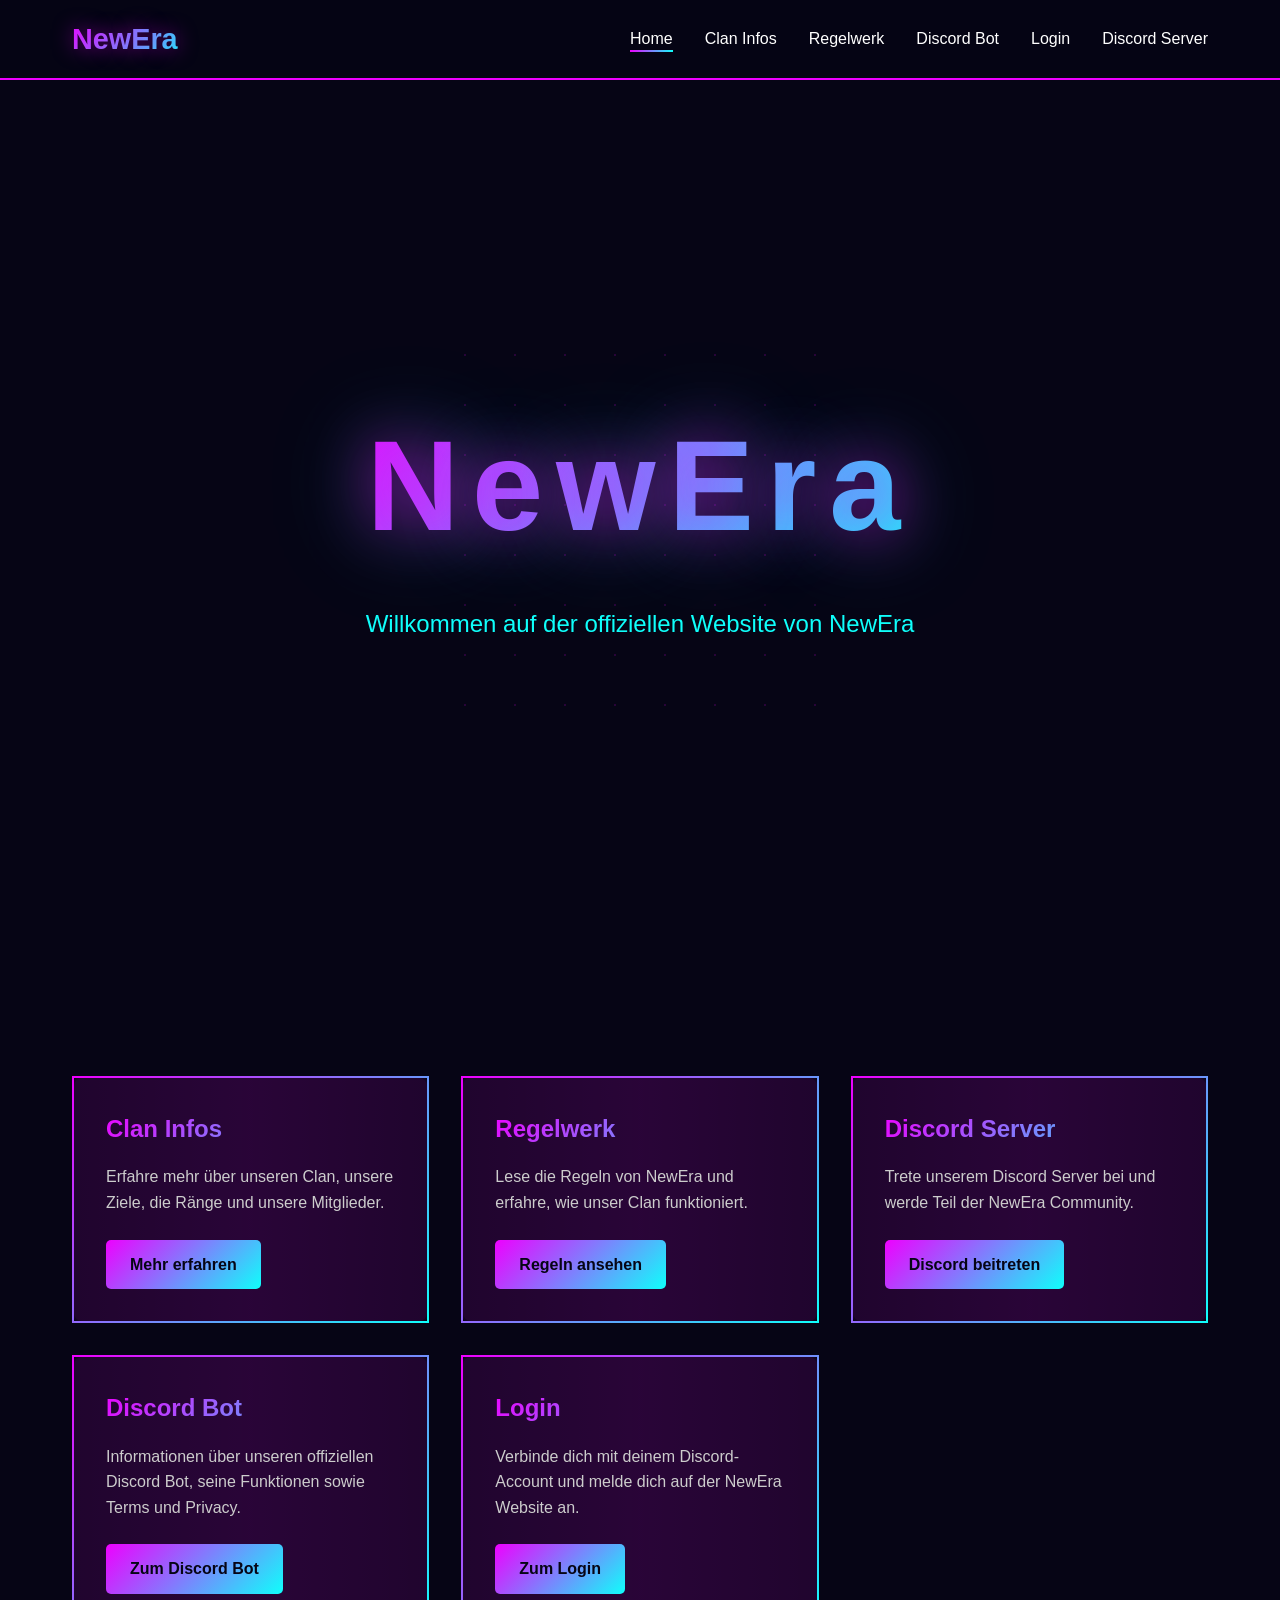
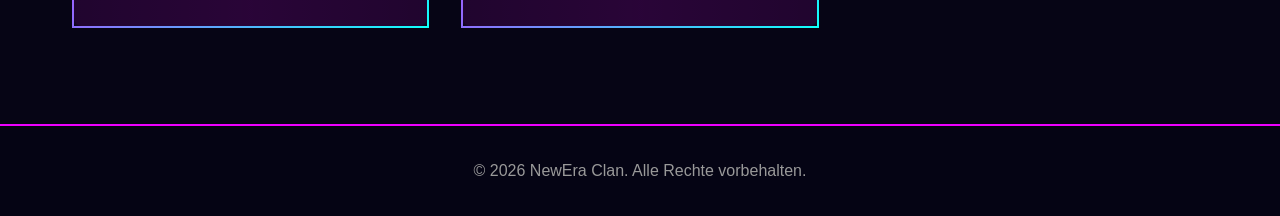
<file: index.html>
<!DOCTYPE html>
<html lang="de">
<head>
    <meta charset="UTF-8">
    <meta name="viewport" content="width=device-width, initial-scale=1.0">
    <title>NewEra - Clan Portal</title>

    <link rel="stylesheet" href="styles.css">

    <!-- Favicon -->
    <link rel="icon" type="image/png" href="favicon.png?v=2">
    <link rel="shortcut icon" href="favicon.ico?v=2">
</head>
<body>

<nav class="navbar">
    <div class="nav-container">
        <div class="logo">NewEra</div>

        <ul class="nav-links">
            <li><a href="index.html" class="active">Home</a></li>
            <li><a href="claninfos.html">Clan Infos</a></li>
            <li><a href="Regeln.html">Regelwerk</a></li>
            <li><a href="discordbot.html">Discord Bot</a></li>
            <li><a href="login.html">Login</a></li>
            <li>
                <a href="https://discord.gg/t6cKAndmGn" target="_blank">
                    Discord Server
                </a>
            </li>
        </ul>
    </div>
</nav>

<section class="hero">
    <div class="glow-container">
        <h1 class="main-title">NewEra</h1>
        <p class="subtitle">
            Willkommen auf der offiziellen Website von NewEra
        </p>
    </div>

    <div class="stars"></div>
</section>

<section class="features">

    <div class="feature-card">
        <h3>Clan Infos</h3>
        <p>
            Erfahre mehr über unseren Clan, unsere Ziele,
            die Ränge und unsere Mitglieder.
        </p>

        <a href="claninfos.html" class="cta-button">
            Mehr erfahren
        </a>
    </div>

    <div class="feature-card">
        <h3>Regelwerk</h3>
        <p>
            Lese die Regeln von NewEra und erfahre,
            wie unser Clan funktioniert.
        </p>

        <a href="Regeln.html" class="cta-button">
            Regeln ansehen
        </a>
    </div>

    <div class="feature-card">
        <h3>Discord Server</h3>
        <p>
            Trete unserem Discord Server bei und werde Teil
            der NewEra Community.
        </p>

        <a
            href="https://discord.gg/t6cKAndmGn"
            target="_blank"
            class="cta-button"
        >
            Discord beitreten
        </a>
    </div>

    <div class="feature-card">
        <h3>Discord Bot</h3>
        <p>
            Informationen über unseren offiziellen Discord Bot,
            seine Funktionen sowie Terms und Privacy.
        </p>

        <a
            href="discordbot.html"
            class="cta-button"
        >
            Zum Discord Bot
        </a>
    </div>

    <div class="feature-card">
        <h3>Login</h3>
        <p>
            Verbinde dich mit deinem Discord-Account und melde
            dich auf der NewEra Website an.
        </p>

        <a
            href="login.html"
            class="cta-button"
        >
            Zum Login
        </a>
    </div>

</section>

<footer class="footer">
    <p>&copy; 2026 NewEra Clan. Alle Rechte vorbehalten.</p>
</footer>

</body>
</html>
</file>
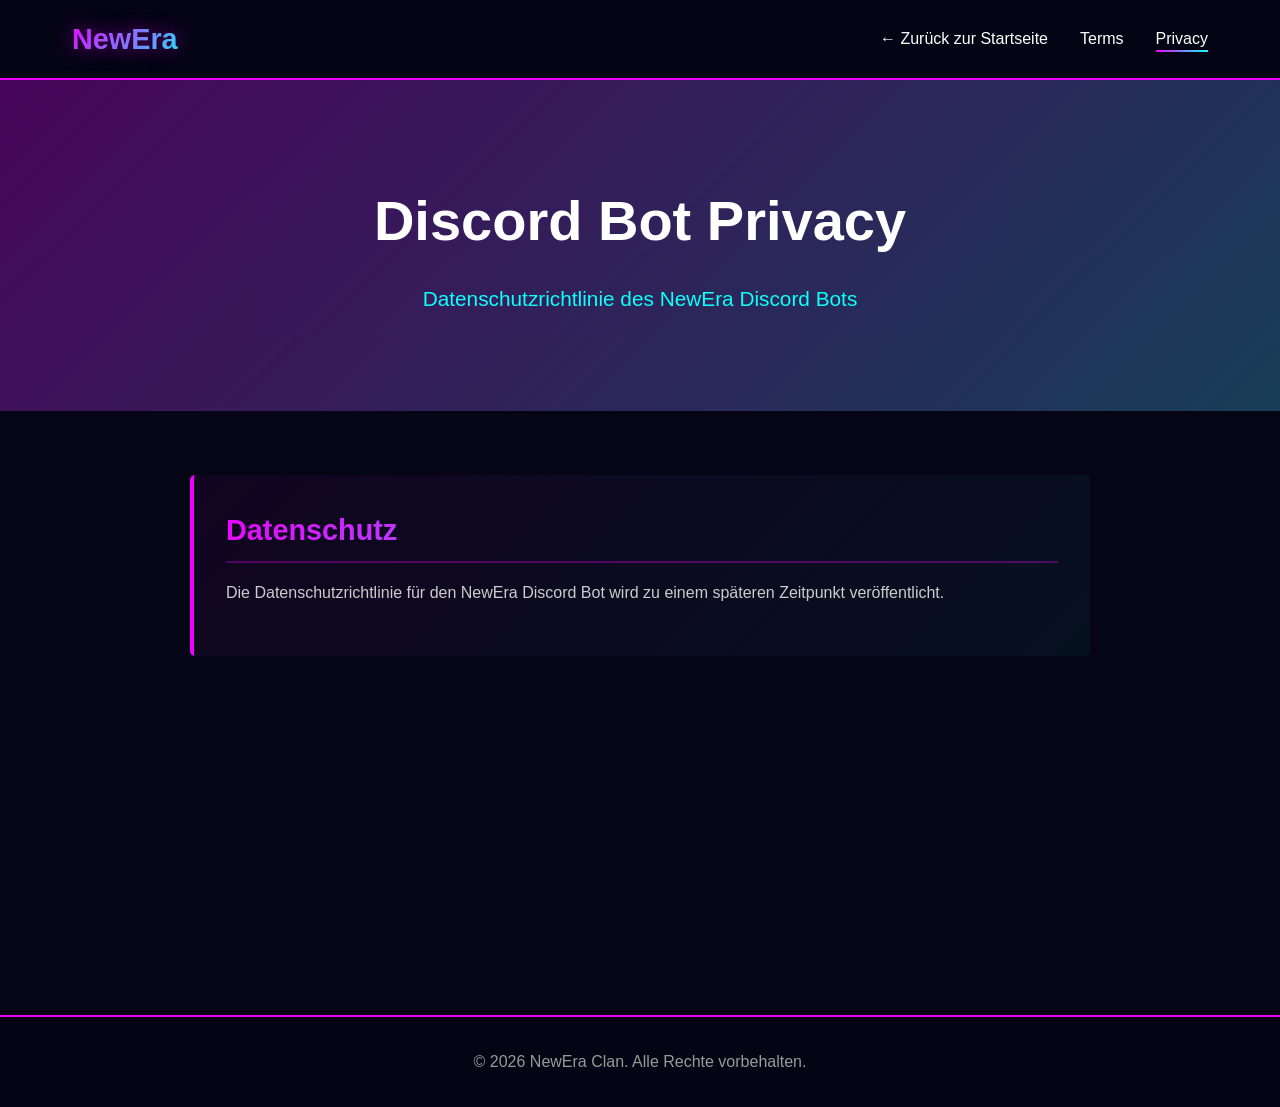
<file: bot-privacy.html>
<!DOCTYPE html>
<html lang="de">
<head>
    <meta charset="UTF-8">
    <meta name="viewport" content="width=device-width, initial-scale=1.0">
    <title>Discord Bot Privacy - NewEra</title>

    <link rel="stylesheet" href="styles.css">
    <link rel="stylesheet" href="pages.css">

    <link rel="icon" type="image/png" href="favicon.png?v=2">
    <link rel="shortcut icon" href="favicon.ico?v=2">
</head>
<body>

<nav class="navbar">
    <div class="nav-container">
        <div class="logo">NewEra</div>

        <ul class="nav-links">
            <li><a href="index.html">← Zurück zur Startseite</a></li>
            <li><a href="bot-terms.html">Terms</a></li>
            <li><a href="bot-privacy.html" class="active">Privacy</a></li>
        </ul>
    </div>
</nav>

<section class="page-header">
    <h1>Discord Bot Privacy</h1>
    <p>Datenschutzrichtlinie des NewEra Discord Bots</p>
</section>

<section class="page-content">
    <div class="content-container">

        <div class="info-section">
            <h2>Datenschutz</h2>

            <p>
                Die Datenschutzrichtlinie für den NewEra Discord Bot
                wird zu einem späteren Zeitpunkt veröffentlicht.
            </p>
        </div>

    </div>
</section>

<footer class="footer">
    <p>&copy; 2026 NewEra Clan. Alle Rechte vorbehalten.</p>
</footer>

</body>
</html>
</file>
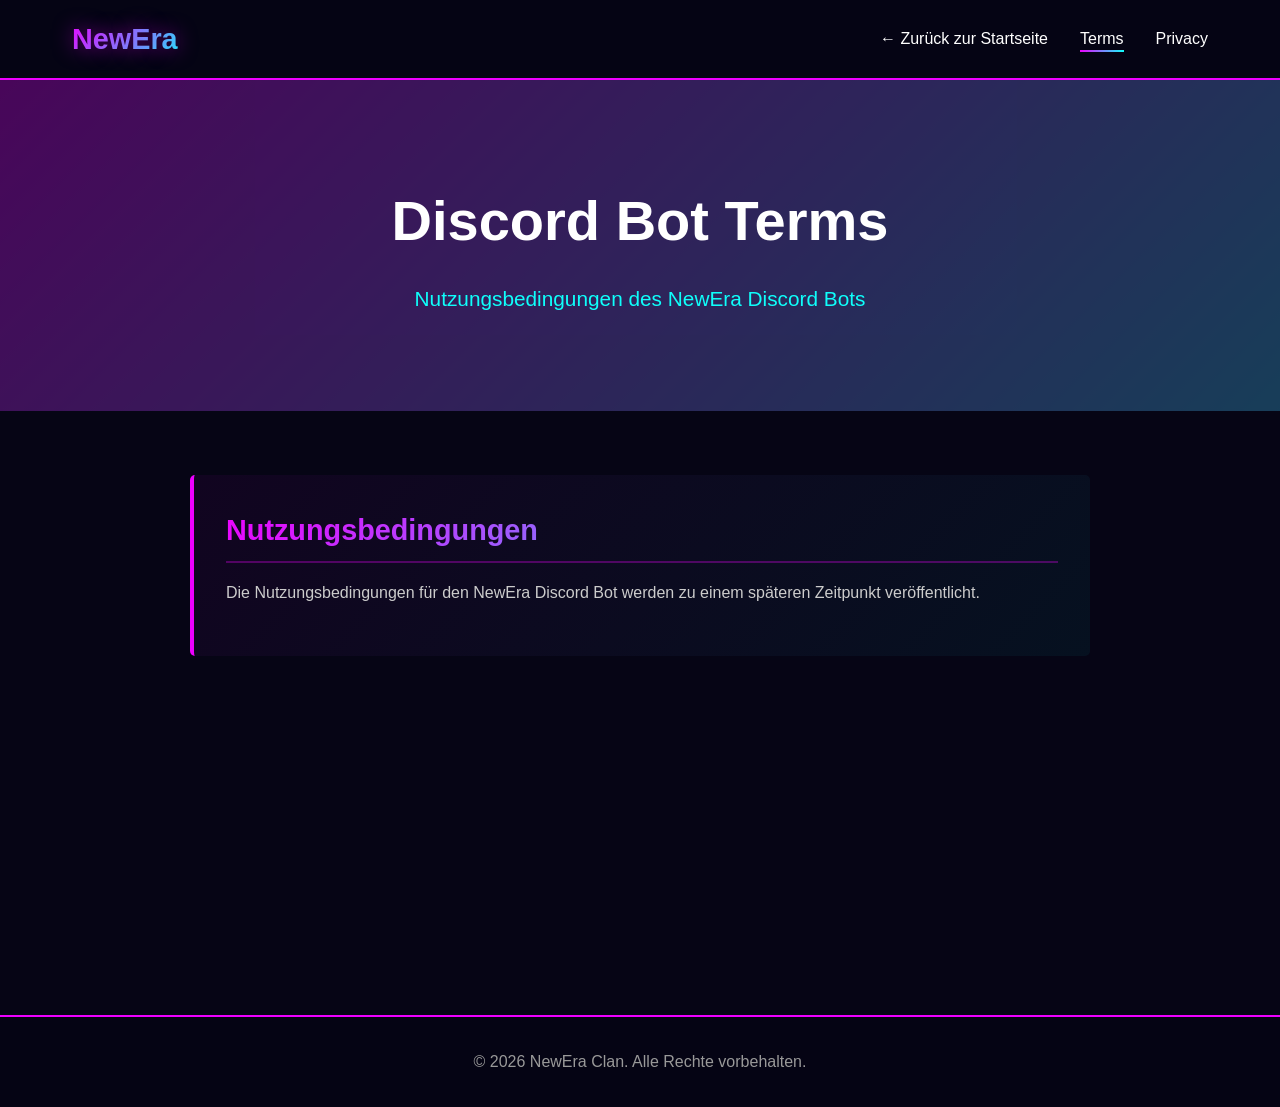
<file: bot-terms.html>
<!DOCTYPE html>
<html lang="de">
<head>
    <meta charset="UTF-8">
    <meta name="viewport" content="width=device-width, initial-scale=1.0">
    <title>Discord Bot Terms - NewEra</title>

    <link rel="stylesheet" href="styles.css">
    <link rel="stylesheet" href="pages.css">

    <link rel="icon" type="image/png" href="favicon.png?v=2">
    <link rel="shortcut icon" href="favicon.ico?v=2">
</head>
<body>

<nav class="navbar">
    <div class="nav-container">
        <div class="logo">NewEra</div>

        <ul class="nav-links">
            <li><a href="index.html">← Zurück zur Startseite</a></li>
            <li><a href="bot-terms.html" class="active">Terms</a></li>
            <li><a href="bot-privacy.html">Privacy</a></li>
        </ul>
    </div>
</nav>

<section class="page-header">
    <h1>Discord Bot Terms</h1>
    <p>Nutzungsbedingungen des NewEra Discord Bots</p>
</section>

<section class="page-content">
    <div class="content-container">

        <div class="info-section">
            <h2>Nutzungsbedingungen</h2>

            <p>
                Die Nutzungsbedingungen für den NewEra Discord Bot
                werden zu einem späteren Zeitpunkt veröffentlicht.
            </p>
        </div>

    </div>
</section>

<footer class="footer">
    <p>&copy; 2026 NewEra Clan. Alle Rechte vorbehalten.</p>
</footer>

</body>
</html>
</file>
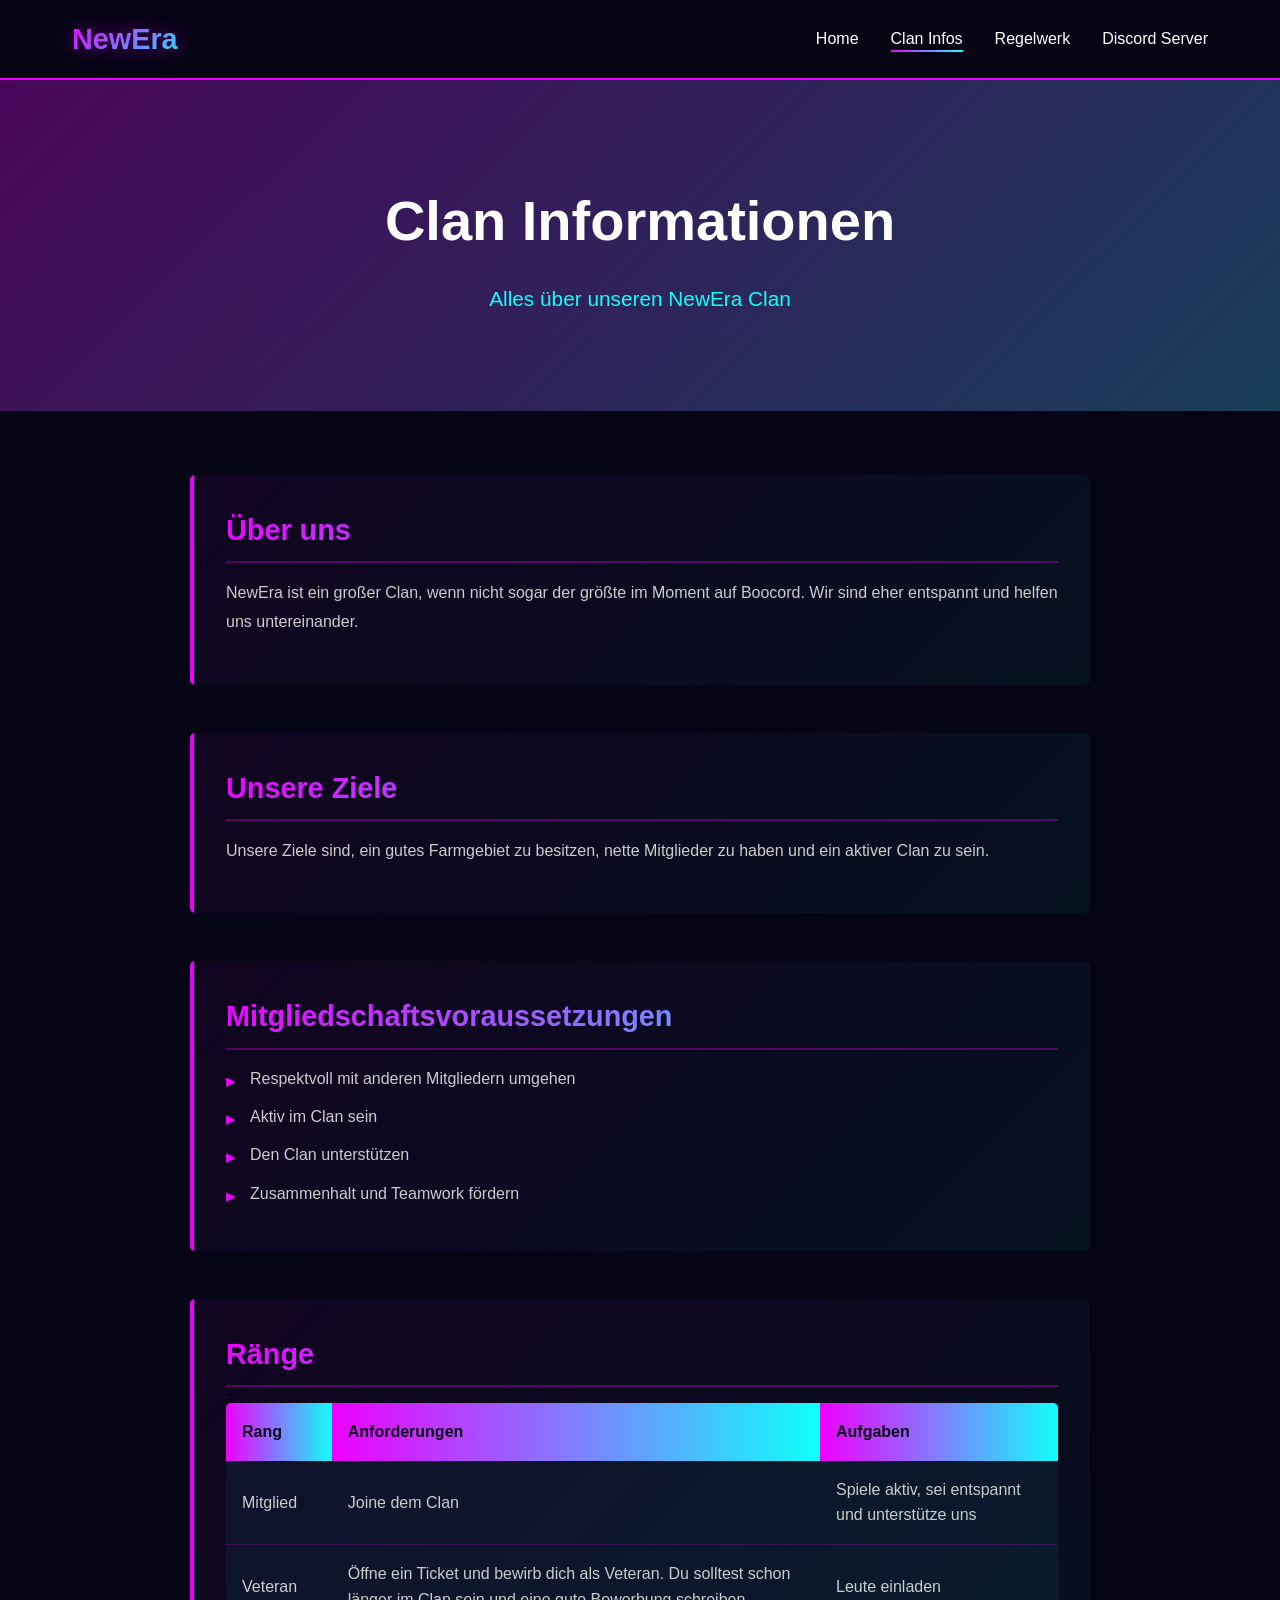
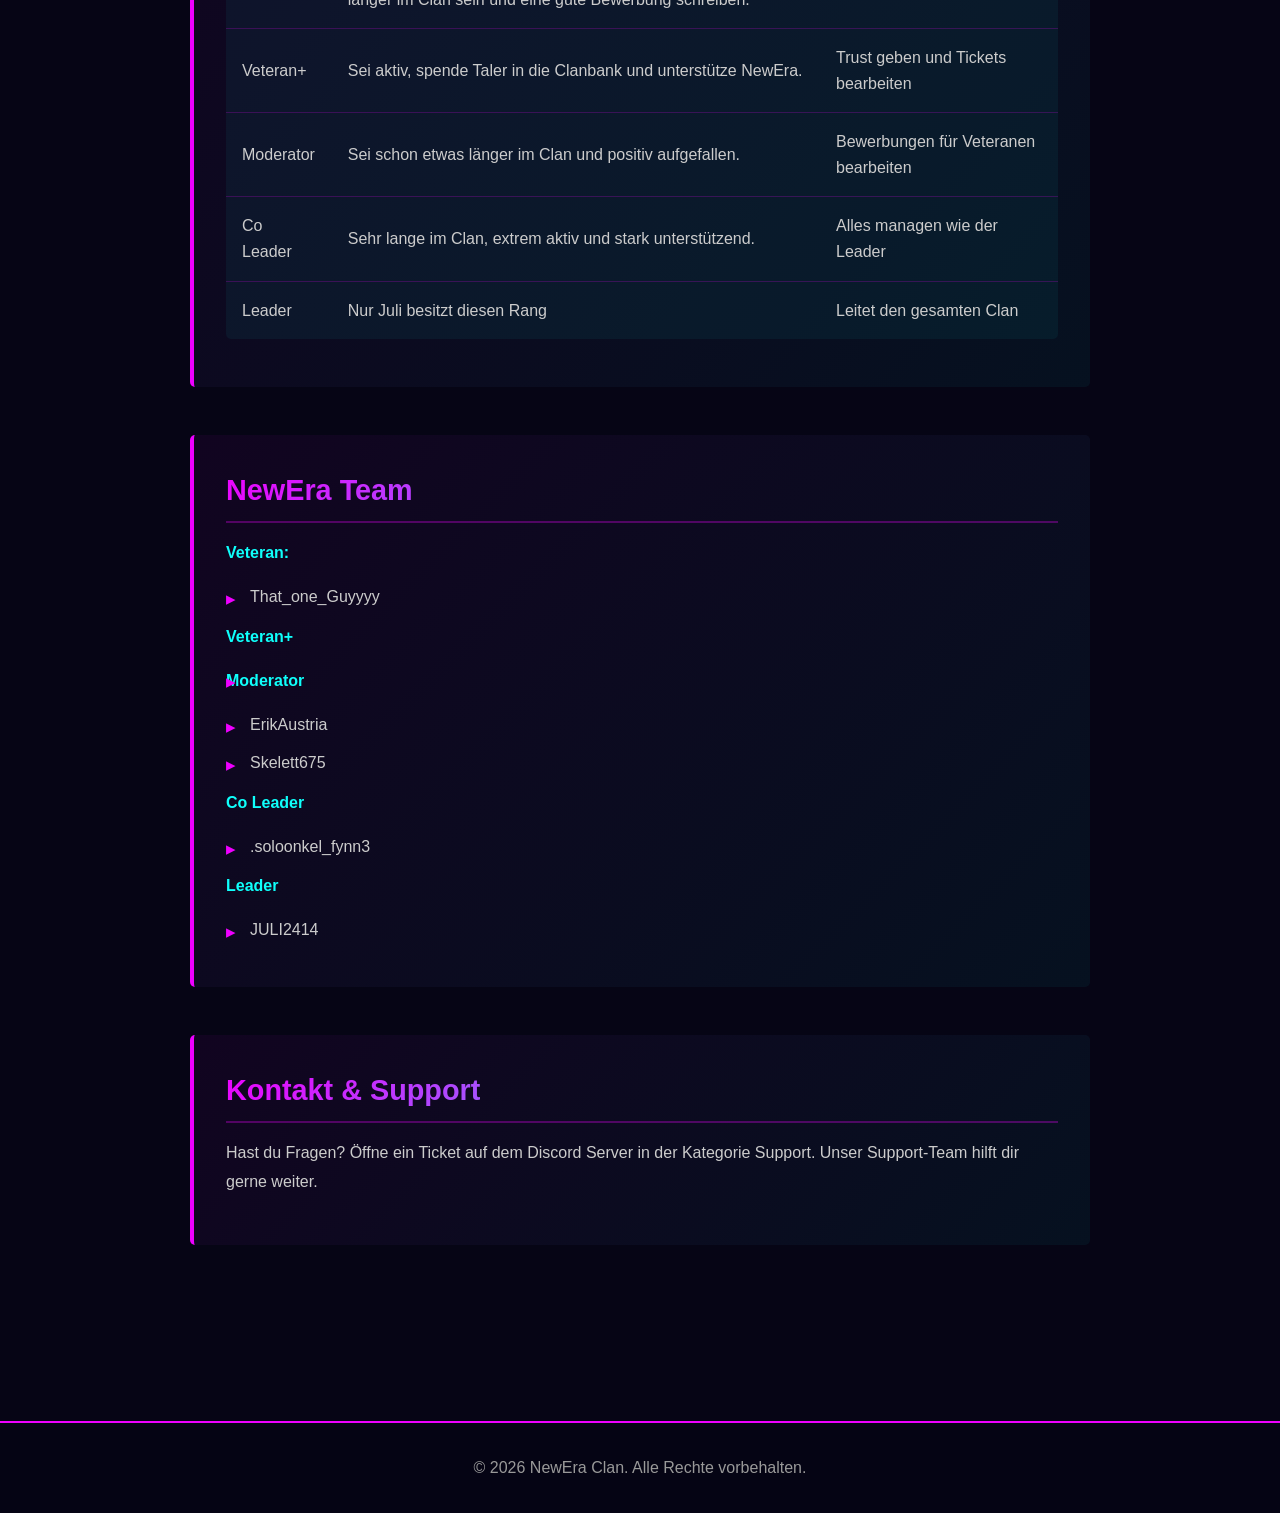
<file: claninfos.html>
<!DOCTYPE html>
<html lang="de">
<head>
    <meta charset="UTF-8">
    <meta name="viewport" content="width=device-width, initial-scale=1.0">
    <title>Clan Infos - NewEra</title>

    <link rel="stylesheet" href="styles.css">
    <link rel="stylesheet" href="pages.css">

    <!-- ICON -->
    <link rel="icon" type="image/png" href="favicon.png">
    <link rel="shortcut icon" href="favicon.ico">
</head>

<body>

<nav class="navbar">
    <div class="nav-container">
        <div class="logo">NewEra</div>

        <ul class="nav-links">
            <li><a href="index.html">Home</a></li>
            <li><a href="claninfos.html" class="active">Clan Infos</a></li>
            <li><a href="Regeln.html">Regelwerk</a></li>
            <li>
                <a href="https://discord.gg/t6cKAndmGn" target="_blank">
                    Discord Server
                </a>
            </li>
        </ul>
    </div>
</nav>

<section class="page-header">
    <h1>Clan Informationen</h1>
    <p>Alles über unseren NewEra Clan</p>
</section>

<section class="page-content">
    <div class="content-container">

        <!-- ÜBER UNS -->
        <div class="info-section">
            <h2>Über uns</h2>
            <p>
                NewEra ist ein großer Clan, wenn nicht sogar der größte im Moment auf Boocord.
                Wir sind eher entspannt und helfen uns untereinander.
            </p>
        </div>

        <!-- ZIELE -->
        <div class="info-section">
            <h2>Unsere Ziele</h2>
            <p>
                Unsere Ziele sind, ein gutes Farmgebiet zu besitzen,
                nette Mitglieder zu haben und ein aktiver Clan zu sein.
            </p>
        </div>

        <!-- MITGLIEDSCHAFT -->
        <div class="info-section">
            <h2>Mitgliedschaftsvoraussetzungen</h2>
            <ul>
                <li>Respektvoll mit anderen Mitgliedern umgehen</li>
                <li>Aktiv im Clan sein</li>
                <li>Den Clan unterstützen</li>
                <li>Zusammenhalt und Teamwork fördern</li>
            </ul>
        </div>

        <!-- RANKS -->
        <div class="info-section">
            <h2>Ränge</h2>

            <table class="info-table">
                <tr>
                    <th>Rang</th>
                    <th>Anforderungen</th>
                    <th>Aufgaben</th>
                </tr>

                <tr>
                    <td>Mitglied</td>
                    <td>Joine dem Clan</td>
                    <td>Spiele aktiv, sei entspannt und unterstütze uns</td>
                </tr>

                <tr>
                    <td>Veteran</td>
                    <td>
                        Öffne ein Ticket und bewirb dich als Veteran.
                        Du solltest schon länger im Clan sein und eine gute Bewerbung schreiben.
                    </td>
                    <td>Leute einladen</td>
                </tr>

                <tr>
                    <td>Veteran+</td>
                    <td>
                        Sei aktiv, spende Taler in die Clanbank und unterstütze NewEra.
                    </td>
                    <td>Trust geben und Tickets bearbeiten</td>
                </tr>

                <tr>
                    <td>Moderator</td>
                    <td>
                        Sei schon etwas länger im Clan und positiv aufgefallen.
                    </td>
                    <td>Bewerbungen für Veteranen bearbeiten</td>
                </tr>

                <tr>
                    <td>Co Leader</td>
                    <td>
                        Sehr lange im Clan, extrem aktiv und stark unterstützend.
                    </td>
                    <td>Alles managen wie der Leader</td>
                </tr>

                <tr>
                    <td>Leader</td>
                    <td>Nur Juli besitzt diesen Rang</td>
                    <td>Leitet den gesamten Clan</td>
                </tr>
            </table>
        </div>

        <!-- RANGINHABER -->
        <div class="info-section">
            <h2>NewEra Team</h2>

            <p><strong>Veteran:</strong></p>
            <ul>
                <li>That_one_Guyyyy</li>
            </ul>

            <p><strong>Veteran+</strong></p>
            <ul>
                <li></li>
            </ul>

            <p><strong>Moderator</strong></p>
            <ul>
                <li>ErikAustria</li>
                <li>Skelett675</li>
            </ul>

            <p><strong>Co Leader</strong></p>
            <ul>
                <li>.soloonkel_fynn3</li>
            </ul>

            <p><strong>Leader</strong></p>
            <ul>
                <li>JULI2414</li>
            </ul>

        </div>

        <!-- SUPPORT -->
        <div class="info-section">
            <h2>Kontakt & Support</h2>
            <p>
                Hast du Fragen? Öffne ein Ticket auf dem Discord Server in der Kategorie Support.
                Unser Support-Team hilft dir gerne weiter.
            </p>
        </div>

    </div>
</section>

<footer class="footer">
    <p>&copy; 2026 NewEra Clan. Alle Rechte vorbehalten.</p>
</footer>

</body>
</html>
</file>
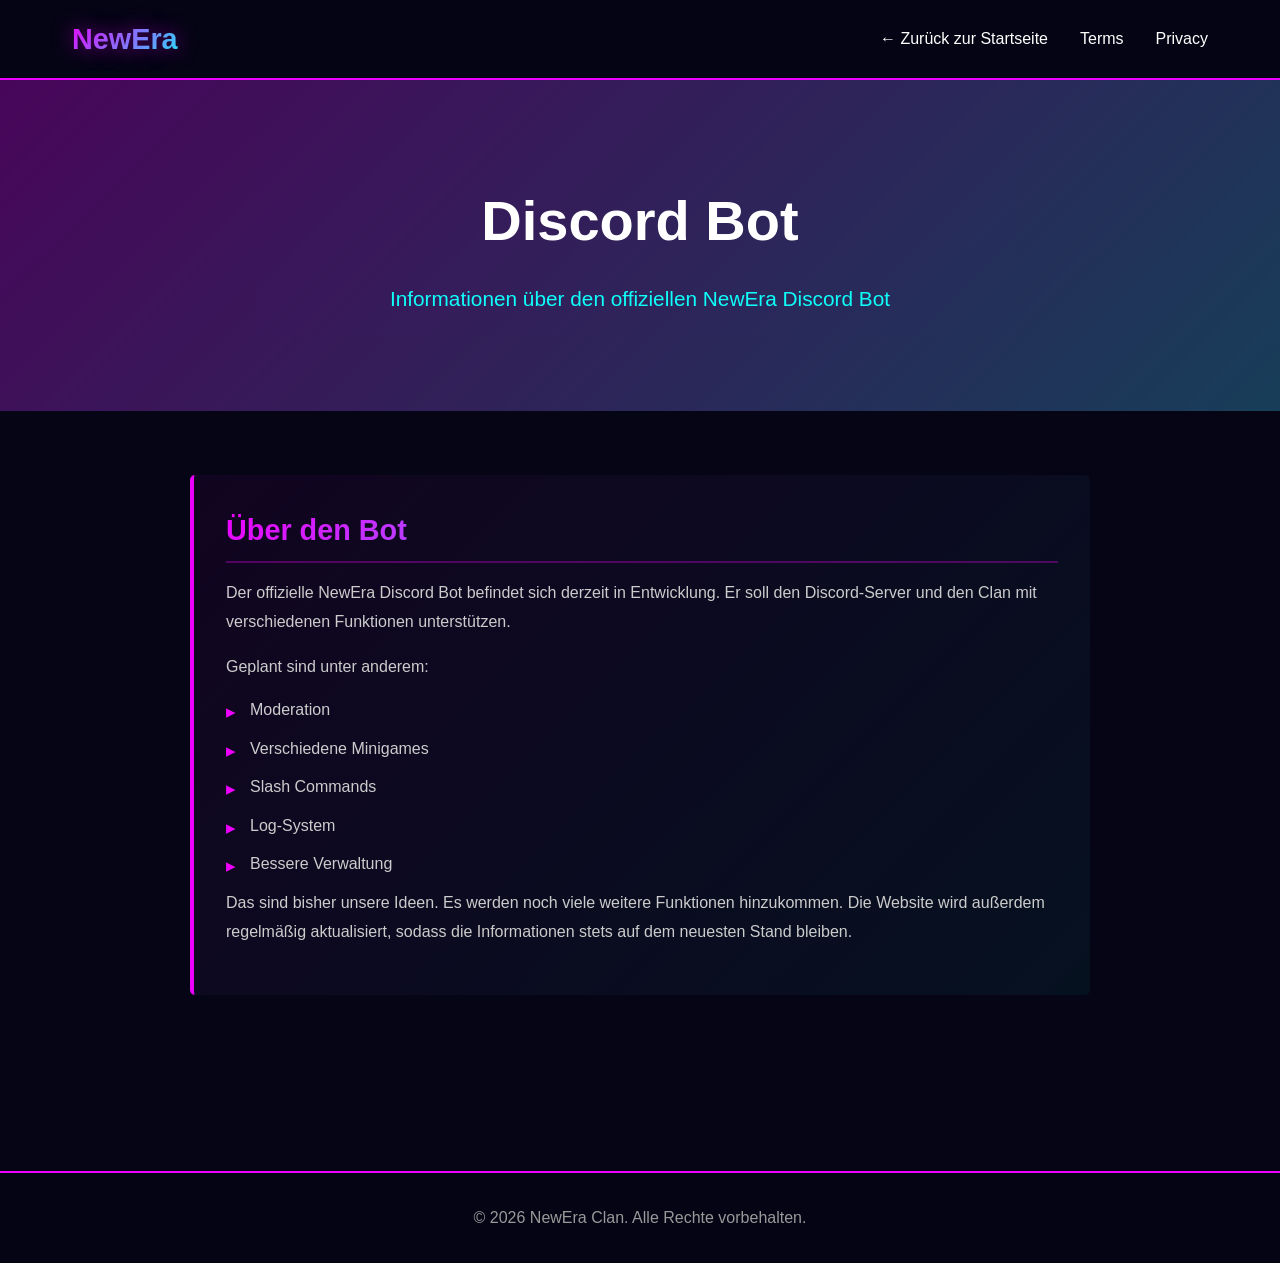
<file: discordbot.html>
<!DOCTYPE html>
<html lang="de">
<head>
    <meta charset="UTF-8">
    <meta name="viewport" content="width=device-width, initial-scale=1.0">
    <title>Discord Bot - NewEra</title>

    <link rel="stylesheet" href="styles.css">
    <link rel="stylesheet" href="pages.css">

    <!-- Favicon -->
    <link rel="icon" type="image/png" href="favicon.png?v=2">
    <link rel="shortcut icon" href="favicon.ico?v=2">
</head>
<body>

<nav class="navbar">
    <div class="nav-container">
        <div class="logo">NewEra</div>

        <ul class="nav-links">
            <li><a href="index.html">← Zurück zur Startseite</a></li>
            <li><a href="bot-terms.html">Terms</a></li>
            <li><a href="bot-privacy.html">Privacy</a></li>
        </ul>
    </div>
</nav>

<section class="page-header">
    <h1>Discord Bot</h1>
    <p>Informationen über den offiziellen NewEra Discord Bot</p>
</section>

<section class="page-content">
    <div class="content-container">

        <div class="info-section">
            <h2>Über den Bot</h2>

            <p>
                Der offizielle NewEra Discord Bot befindet sich derzeit in Entwicklung.
                Er soll den Discord-Server und den Clan mit verschiedenen Funktionen unterstützen.
            </p>

            <p>Geplant sind unter anderem:</p>

            <ul>
                <li>Moderation</li>
                <li>Verschiedene Minigames</li>
                <li>Slash Commands</li>
                <li>Log-System</li>
                <li>Bessere Verwaltung</li>
            </ul>

            <p>
                Das sind bisher unsere Ideen. Es werden noch viele weitere Funktionen
                hinzukommen. Die Website wird außerdem regelmäßig aktualisiert, sodass
                die Informationen stets auf dem neuesten Stand bleiben.
            </p>
        </div>

    </div>
</section>

<footer class="footer">
    <p>&copy; 2026 NewEra Clan. Alle Rechte vorbehalten.</p>
</footer>

</body>
</html>
</file>
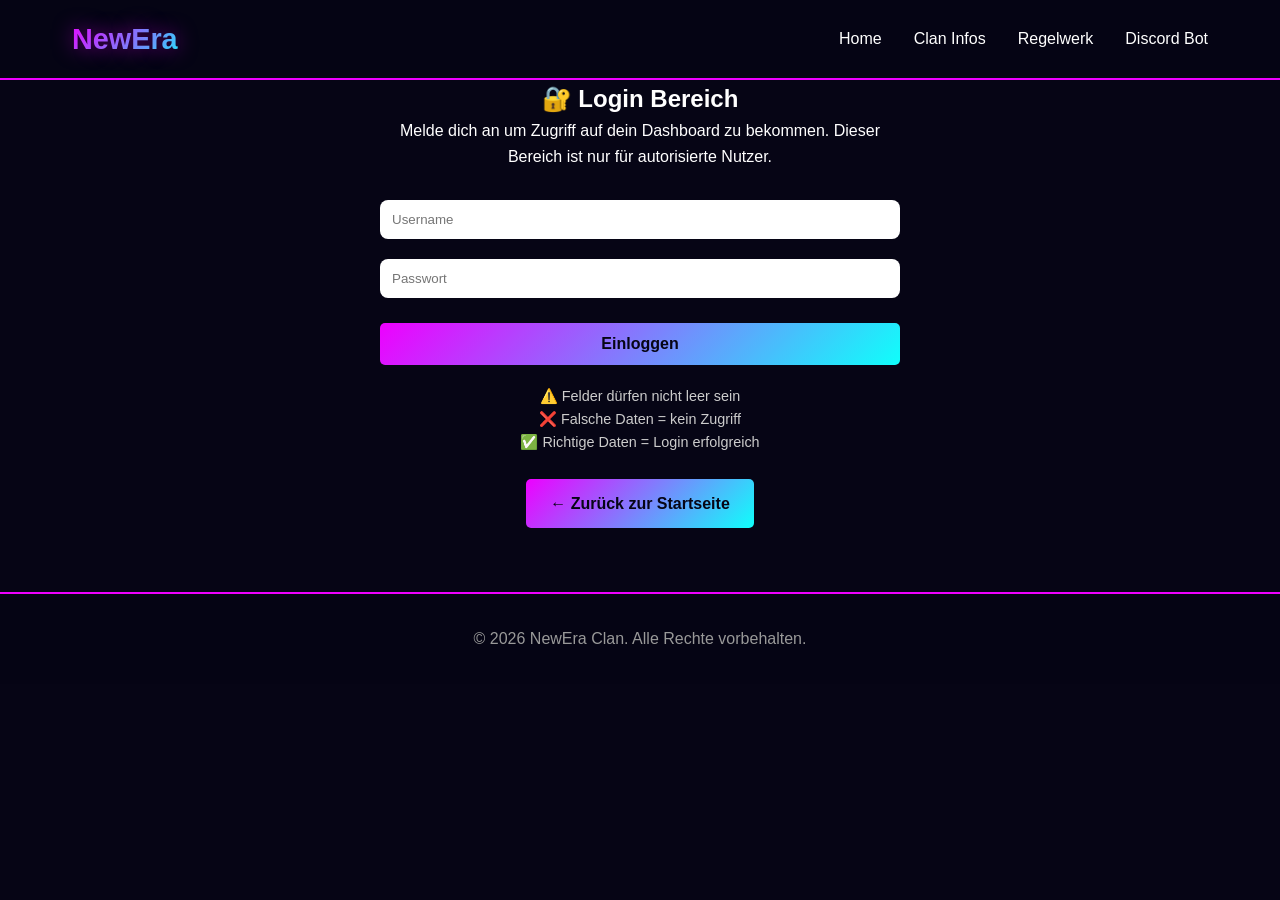
<file: login.html>
<!DOCTYPE html>
<html lang="de">
<head>
    <meta charset="UTF-8">
    <meta name="viewport" content="width=device-width, initial-scale=1.0">
    <title>NewEra - Login</title>

    <link rel="stylesheet" href="styles.css">
</head>
<body>

<!-- NAVBAR -->
<nav class="navbar">
    <div class="nav-container">
        <div class="logo">NewEra</div>

        <ul class="nav-links">
            <li><a href="index.html">Home</a></li>
            <li><a href="claninfos.html">Clan Infos</a></li>
            <li><a href="Regeln.html">Regelwerk</a></li>
            <li><a href="discordbot.html">Discord Bot</a></li>
        </ul>
    </div>
</nav>

<!-- LOGIN SECTION -->
<section class="page-content">

    <div class="content-container">

        <div class="info-section" style="max-width:520px; margin: 0 auto; text-align:center;">

            <h2>🔐 Login Bereich</h2>

            <p>
                Melde dich an um Zugriff auf dein Dashboard zu bekommen.
                Dieser Bereich ist nur für autorisierte Nutzer.
            </p>

            <form action="/login" method="POST" style="margin-top:20px;">

                <input
                    type="text"
                    name="username"
                    placeholder="Username"
                    required
                    style="width:100%; padding:12px; margin:10px 0; border-radius:8px; border:none;"
                >

                <input
                    type="password"
                    name="password"
                    placeholder="Passwort"
                    required
                    style="width:100%; padding:12px; margin:10px 0; border-radius:8px; border:none;"
                >

                <button type="submit" class="cta-button" style="width:100%; margin-top:15px;">
                    Einloggen
                </button>

            </form>

            <div style="margin-top:20px; font-size:0.9rem; color:#ccc; line-height:1.6;">
                ⚠️ Felder dürfen nicht leer sein<br>
                ❌ Falsche Daten = kein Zugriff<br>
                ✅ Richtige Daten = Login erfolgreich
            </div>

            <a href="index.html" class="cta-button" style="margin-top:25px; display:inline-block;">
                ← Zurück zur Startseite
            </a>

        </div>

    </div>

</section>

<!-- FOOTER -->
<footer class="footer">
    <p>&copy; 2026 NewEra Clan. Alle Rechte vorbehalten.</p>
</footer>

</body>
</html>
</file>
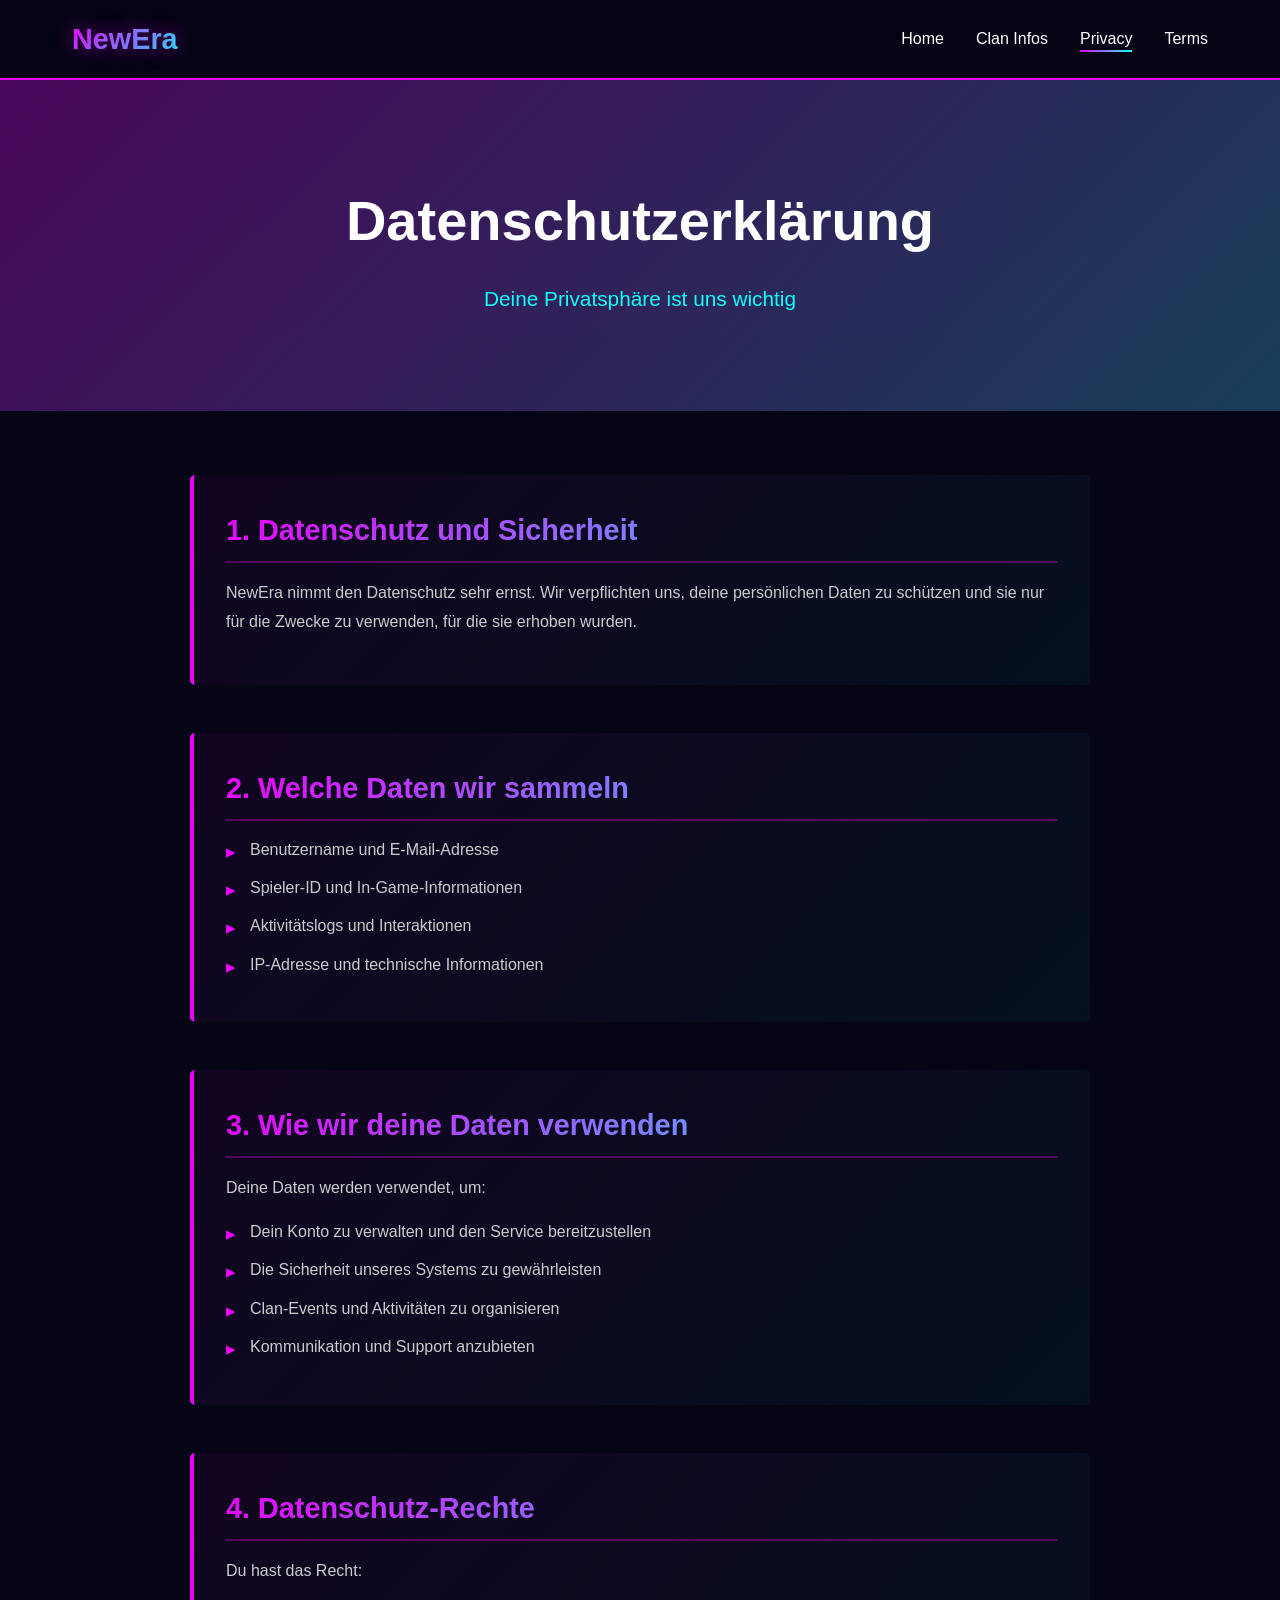
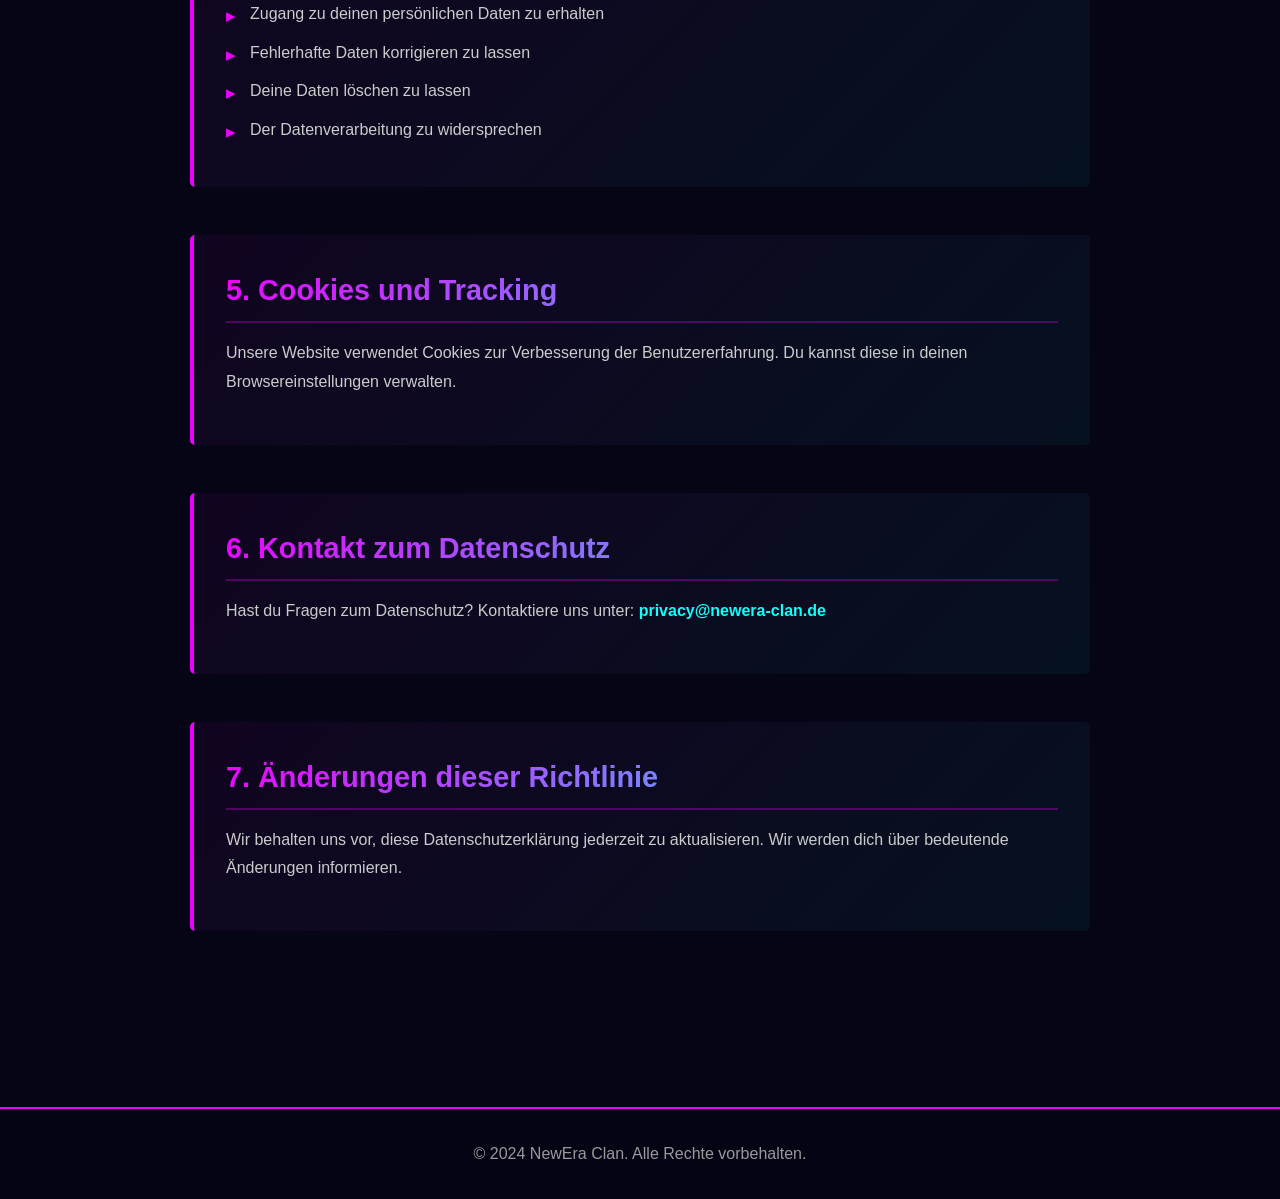
<file: privacy.html>
<!DOCTYPE html>
<html lang="de">
<head>
    <meta charset="UTF-8">
    <meta name="viewport" content="width=device-width, initial-scale=1.0">
    <title>Datenschutz - NewEra</title>
    <link rel="stylesheet" href="styles.css">
    <link rel="stylesheet" href="pages.css">
</head>
<body>
    <nav class="navbar">
        <div class="nav-container">
            <div class="logo">NewEra</div>
            <ul class="nav-links">
                <li><a href="index.html">Home</a></li>
                <li><a href="claninfos.html">Clan Infos</a></li>
                <li><a href="privacy.html" class="active">Privacy</a></li>
                <li><a href="terms.html">Terms</a></li>
            </ul>
        </div>
    </nav>

    <section class="page-header">
        <h1>Datenschutzerklärung</h1>
        <p>Deine Privatsphäre ist uns wichtig</p>
    </section>

    <section class="page-content">
        <div class="content-container">
            <div class="info-section">
                <h2>1. Datenschutz und Sicherheit</h2>
                <p>
                    NewEra nimmt den Datenschutz sehr ernst. Wir verpflichten uns, deine persönlichen Daten 
                    zu schützen und sie nur für die Zwecke zu verwenden, für die sie erhoben wurden.
                </p>
            </div>

            <div class="info-section">
                <h2>2. Welche Daten wir sammeln</h2>
                <ul>
                    <li>Benutzername und E-Mail-Adresse</li>
                    <li>Spieler-ID und In-Game-Informationen</li>
                    <li>Aktivitätslogs und Interaktionen</li>
                    <li>IP-Adresse und technische Informationen</li>
                </ul>
            </div>

            <div class="info-section">
                <h2>3. Wie wir deine Daten verwenden</h2>
                <p>
                    Deine Daten werden verwendet, um:
                </p>
                <ul>
                    <li>Dein Konto zu verwalten und den Service bereitzustellen</li>
                    <li>Die Sicherheit unseres Systems zu gewährleisten</li>
                    <li>Clan-Events und Aktivitäten zu organisieren</li>
                    <li>Kommunikation und Support anzubieten</li>
                </ul>
            </div>

            <div class="info-section">
                <h2>4. Datenschutz-Rechte</h2>
                <p>
                    Du hast das Recht:
                </p>
                <ul>
                    <li>Zugang zu deinen persönlichen Daten zu erhalten</li>
                    <li>Fehlerhafte Daten korrigieren zu lassen</li>
                    <li>Deine Daten löschen zu lassen</li>
                    <li>Der Datenverarbeitung zu widersprechen</li>
                </ul>
            </div>

            <div class="info-section">
                <h2>5. Cookies und Tracking</h2>
                <p>
                    Unsere Website verwendet Cookies zur Verbesserung der Benutzererfahrung. 
                    Du kannst diese in deinen Browsereinstellungen verwalten.
                </p>
            </div>

            <div class="info-section">
                <h2>6. Kontakt zum Datenschutz</h2>
                <p>
                    Hast du Fragen zum Datenschutz? Kontaktiere uns unter: <strong>privacy@newera-clan.de</strong>
                </p>
            </div>

            <div class="info-section">
                <h2>7. Änderungen dieser Richtlinie</h2>
                <p>
                    Wir behalten uns vor, diese Datenschutzerklärung jederzeit zu aktualisieren. 
                    Wir werden dich über bedeutende Änderungen informieren.
                </p>
            </div>
        </div>
    </section>

    <footer class="footer">
        <p>&copy; 2024 NewEra Clan. Alle Rechte vorbehalten.</p>
    </footer>
</body>
</html>
</file>
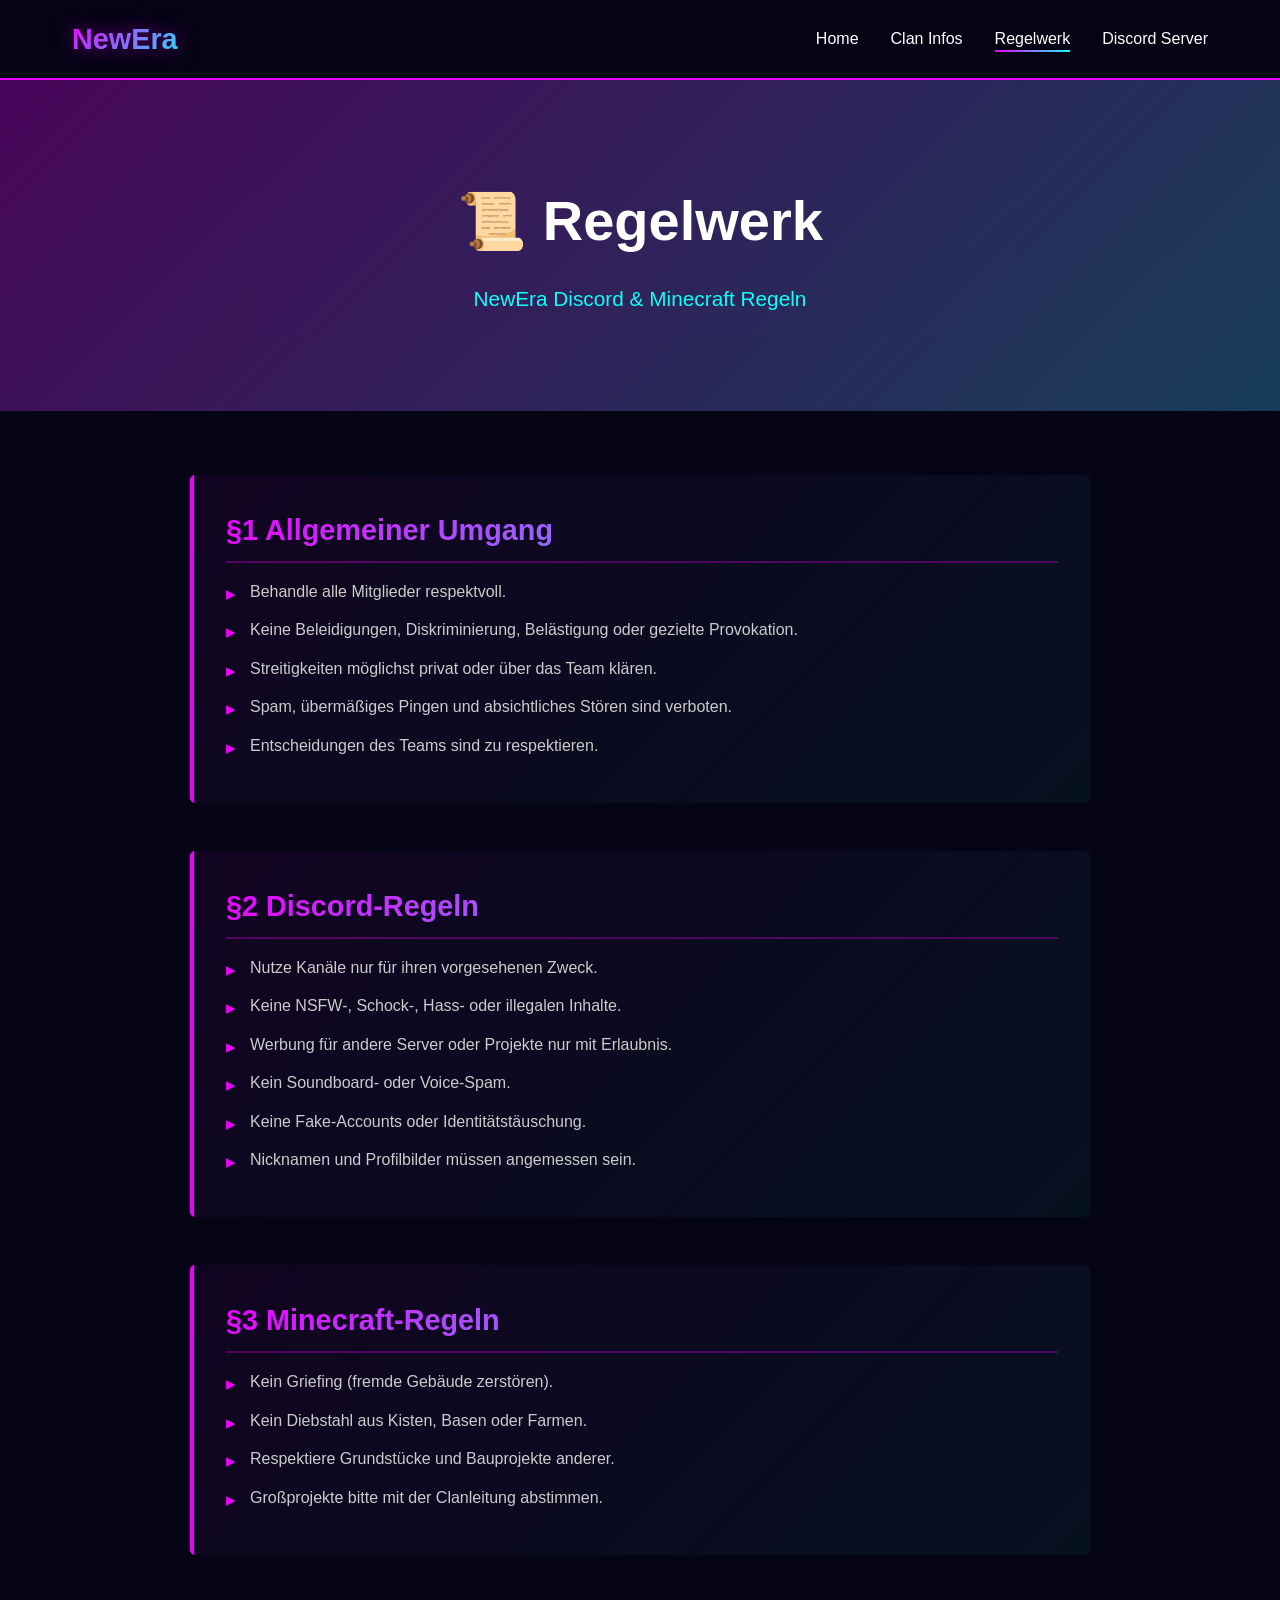
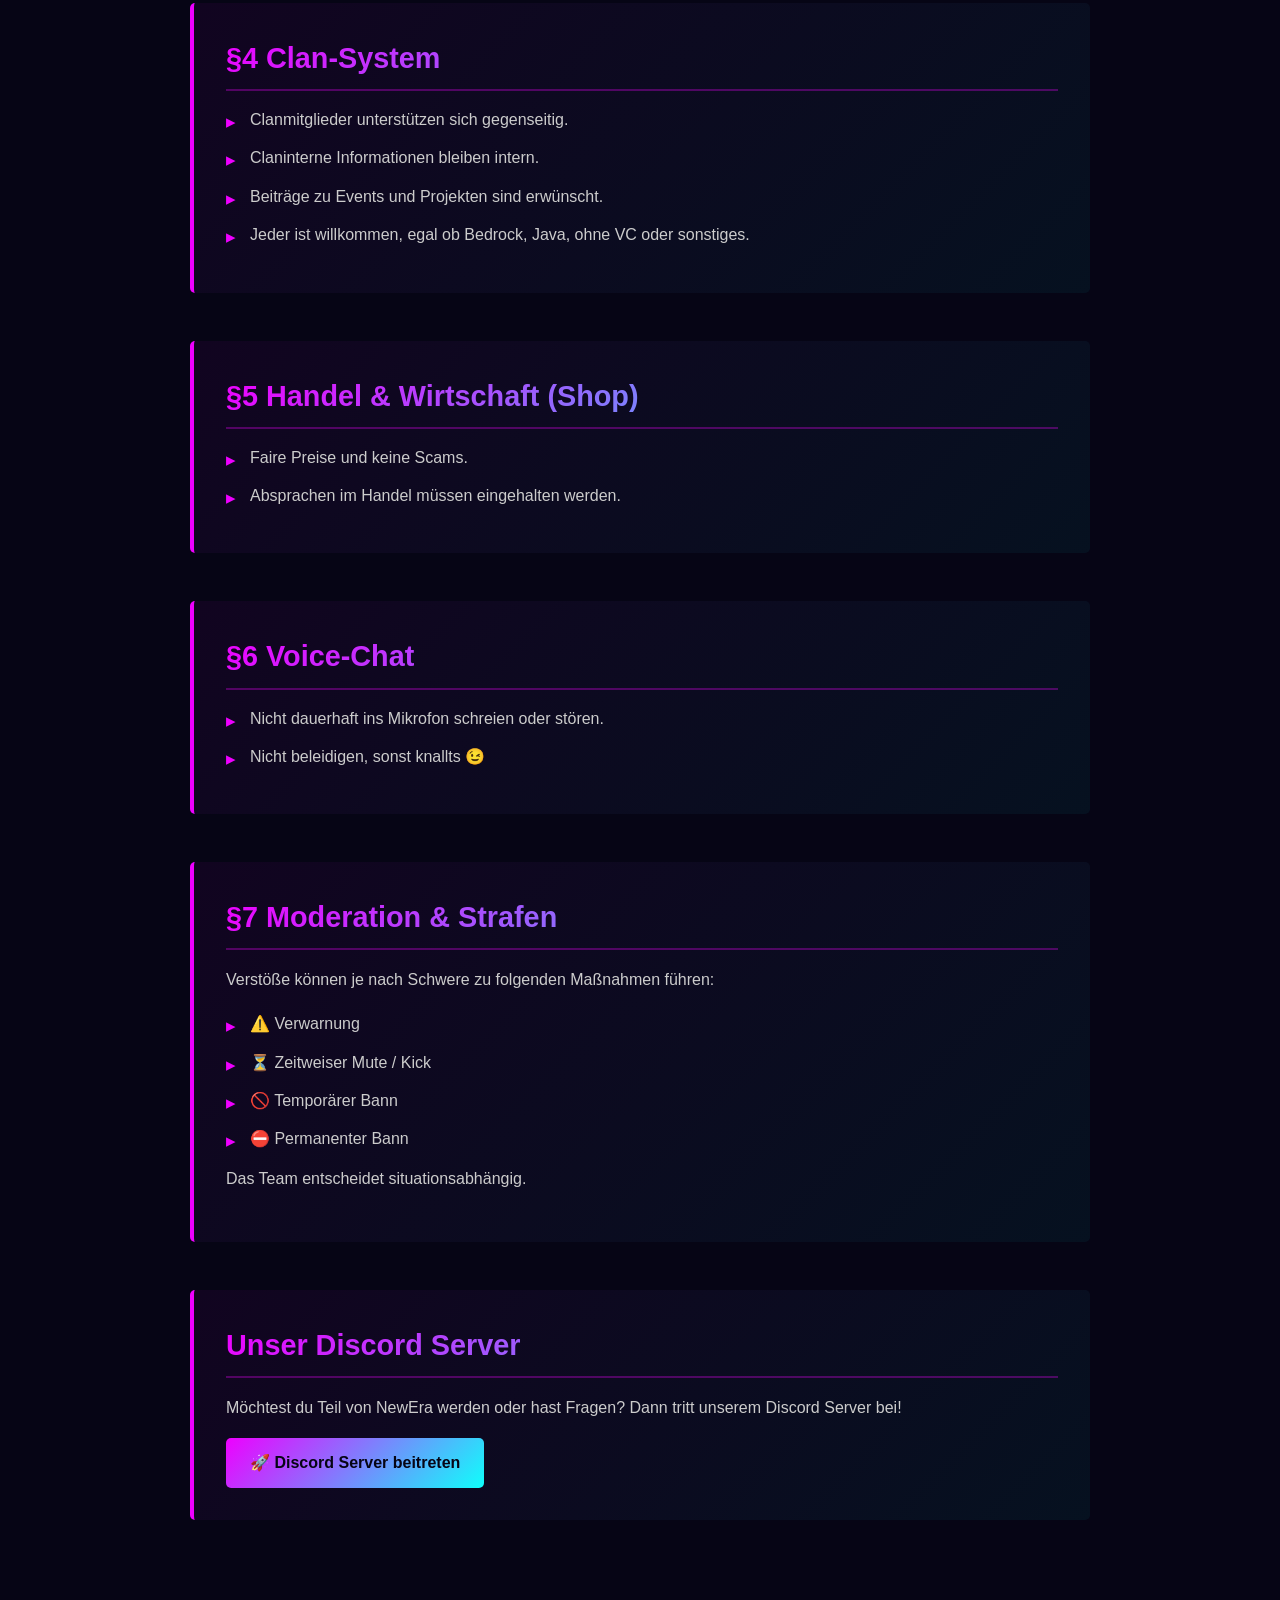
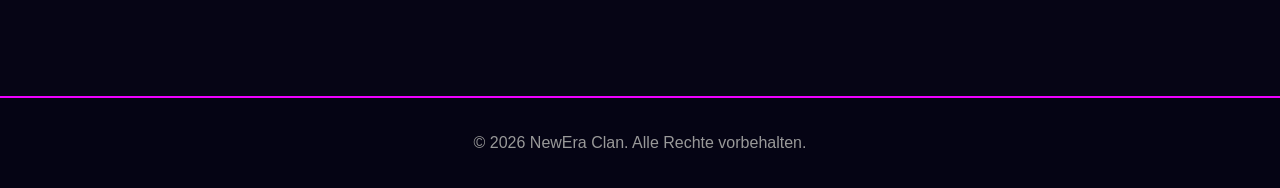
<file: Regeln.html>
<!DOCTYPE html>
<html lang="de">
<head>
    <meta charset="UTF-8">
    <meta name="viewport" content="width=device-width, initial-scale=1.0">
    <title>Regelwerk - NewEra</title>

    <link rel="stylesheet" href="styles.css">
    <link rel="stylesheet" href="pages.css">

    <!-- Favicon -->
    <link rel="icon" type="image/png" href="favicon.png?v=2">
    <link rel="shortcut icon" href="favicon.ico?v=2">
</head>
<body>

<nav class="navbar">
    <div class="nav-container">
        <div class="logo">NewEra</div>

        <ul class="nav-links">
            <li><a href="index.html">Home</a></li>
            <li><a href="claninfos.html">Clan Infos</a></li>
            <li><a href="Regeln.html" class="active">Regelwerk</a></li>
            <li>
                <a href="https://discord.gg/t6cKAndmGn" target="_blank">
                    Discord Server
                </a>
            </li>
        </ul>
    </div>
</nav>

<section class="page-header">
    <h1>📜 Regelwerk</h1>
    <p>NewEra Discord & Minecraft Regeln</p>
</section>

<section class="page-content">
    <div class="content-container">

        <div class="info-section">
            <h2>§1 Allgemeiner Umgang</h2>
            <ul>
                <li>Behandle alle Mitglieder respektvoll.</li>
                <li>Keine Beleidigungen, Diskriminierung, Belästigung oder gezielte Provokation.</li>
                <li>Streitigkeiten möglichst privat oder über das Team klären.</li>
                <li>Spam, übermäßiges Pingen und absichtliches Stören sind verboten.</li>
                <li>Entscheidungen des Teams sind zu respektieren.</li>
            </ul>
        </div>

        <div class="info-section">
            <h2>§2 Discord-Regeln</h2>
            <ul>
                <li>Nutze Kanäle nur für ihren vorgesehenen Zweck.</li>
                <li>Keine NSFW-, Schock-, Hass- oder illegalen Inhalte.</li>
                <li>Werbung für andere Server oder Projekte nur mit Erlaubnis.</li>
                <li>Kein Soundboard- oder Voice-Spam.</li>
                <li>Keine Fake-Accounts oder Identitätstäuschung.</li>
                <li>Nicknamen und Profilbilder müssen angemessen sein.</li>
            </ul>
        </div>

        <div class="info-section">
            <h2>§3 Minecraft-Regeln</h2>
            <ul>
                <li>Kein Griefing (fremde Gebäude zerstören).</li>
                <li>Kein Diebstahl aus Kisten, Basen oder Farmen.</li>
                <li>Respektiere Grundstücke und Bauprojekte anderer.</li>
                <li>Großprojekte bitte mit der Clanleitung abstimmen.</li>
            </ul>
        </div>

        <div class="info-section">
            <h2>§4 Clan-System</h2>
            <ul>
                <li>Clanmitglieder unterstützen sich gegenseitig.</li>
                <li>Claninterne Informationen bleiben intern.</li>
                <li>Beiträge zu Events und Projekten sind erwünscht.</li>
                <li>Jeder ist willkommen, egal ob Bedrock, Java, ohne VC oder sonstiges.</li>
            </ul>
        </div>

        <div class="info-section">
            <h2>§5 Handel & Wirtschaft (Shop)</h2>
            <ul>
                <li>Faire Preise und keine Scams.</li>
                <li>Absprachen im Handel müssen eingehalten werden.</li>
            </ul>
        </div>

        <div class="info-section">
            <h2>§6 Voice-Chat</h2>
            <ul>
                <li>Nicht dauerhaft ins Mikrofon schreien oder stören.</li>
                <li>Nicht beleidigen, sonst knallts 😉</li>
            </ul>
        </div>

        <div class="info-section">
            <h2>§7 Moderation & Strafen</h2>

            <p>Verstöße können je nach Schwere zu folgenden Maßnahmen führen:</p>

            <ul>
                <li>⚠️ Verwarnung</li>
                <li>⏳ Zeitweiser Mute / Kick</li>
                <li>🚫 Temporärer Bann</li>
                <li>⛔ Permanenter Bann</li>
            </ul>

            <p>Das Team entscheidet situationsabhängig.</p>
        </div>

        <div class="info-section">
            <h2>Unser Discord Server</h2>

            <p>
                Möchtest du Teil von NewEra werden oder hast Fragen?
                Dann tritt unserem Discord Server bei!
            </p>

            <a
                href="https://discord.gg/t6cKAndmGn"
                target="_blank"
                class="cta-button"
            >
                🚀 Discord Server beitreten
            </a>
        </div>

    </div>
</section>

<footer class="footer">
    <p>&copy; 2026 NewEra Clan. Alle Rechte vorbehalten.</p>
</footer>

</body>
</html>
</file>
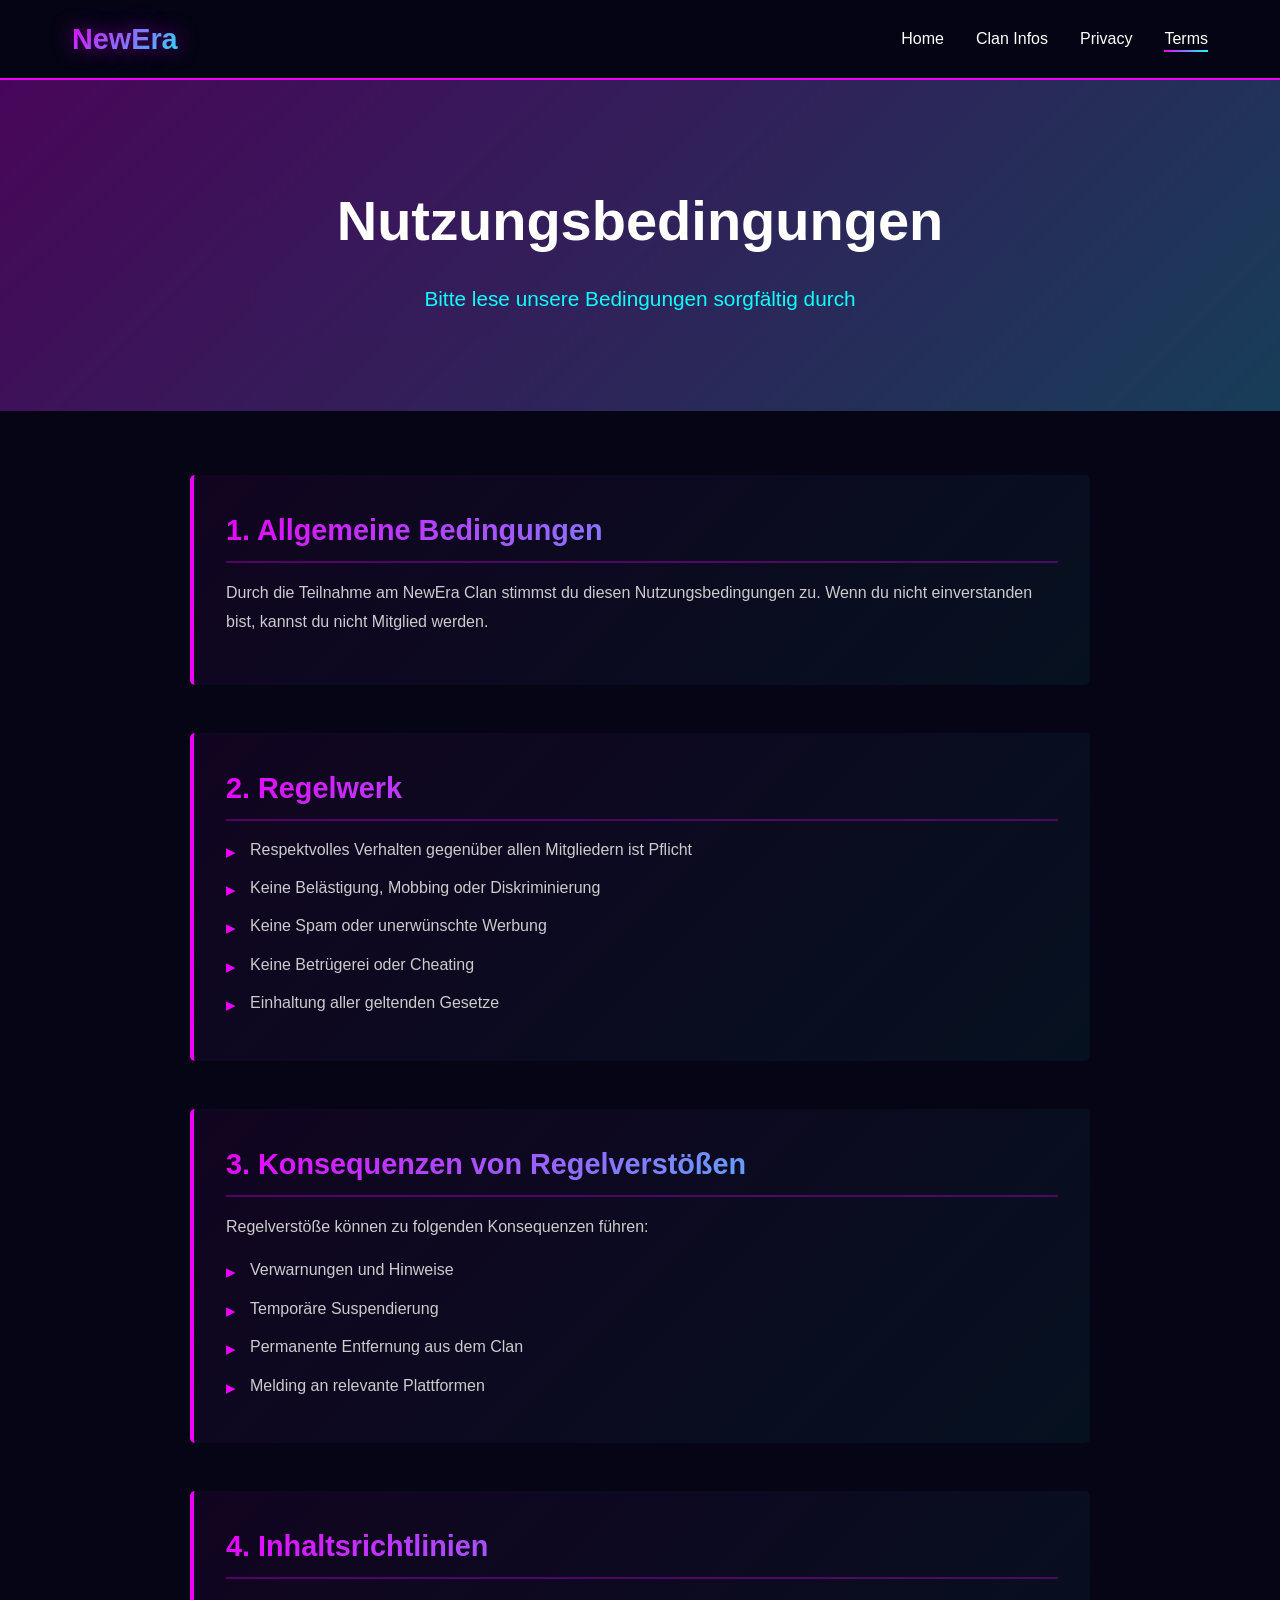
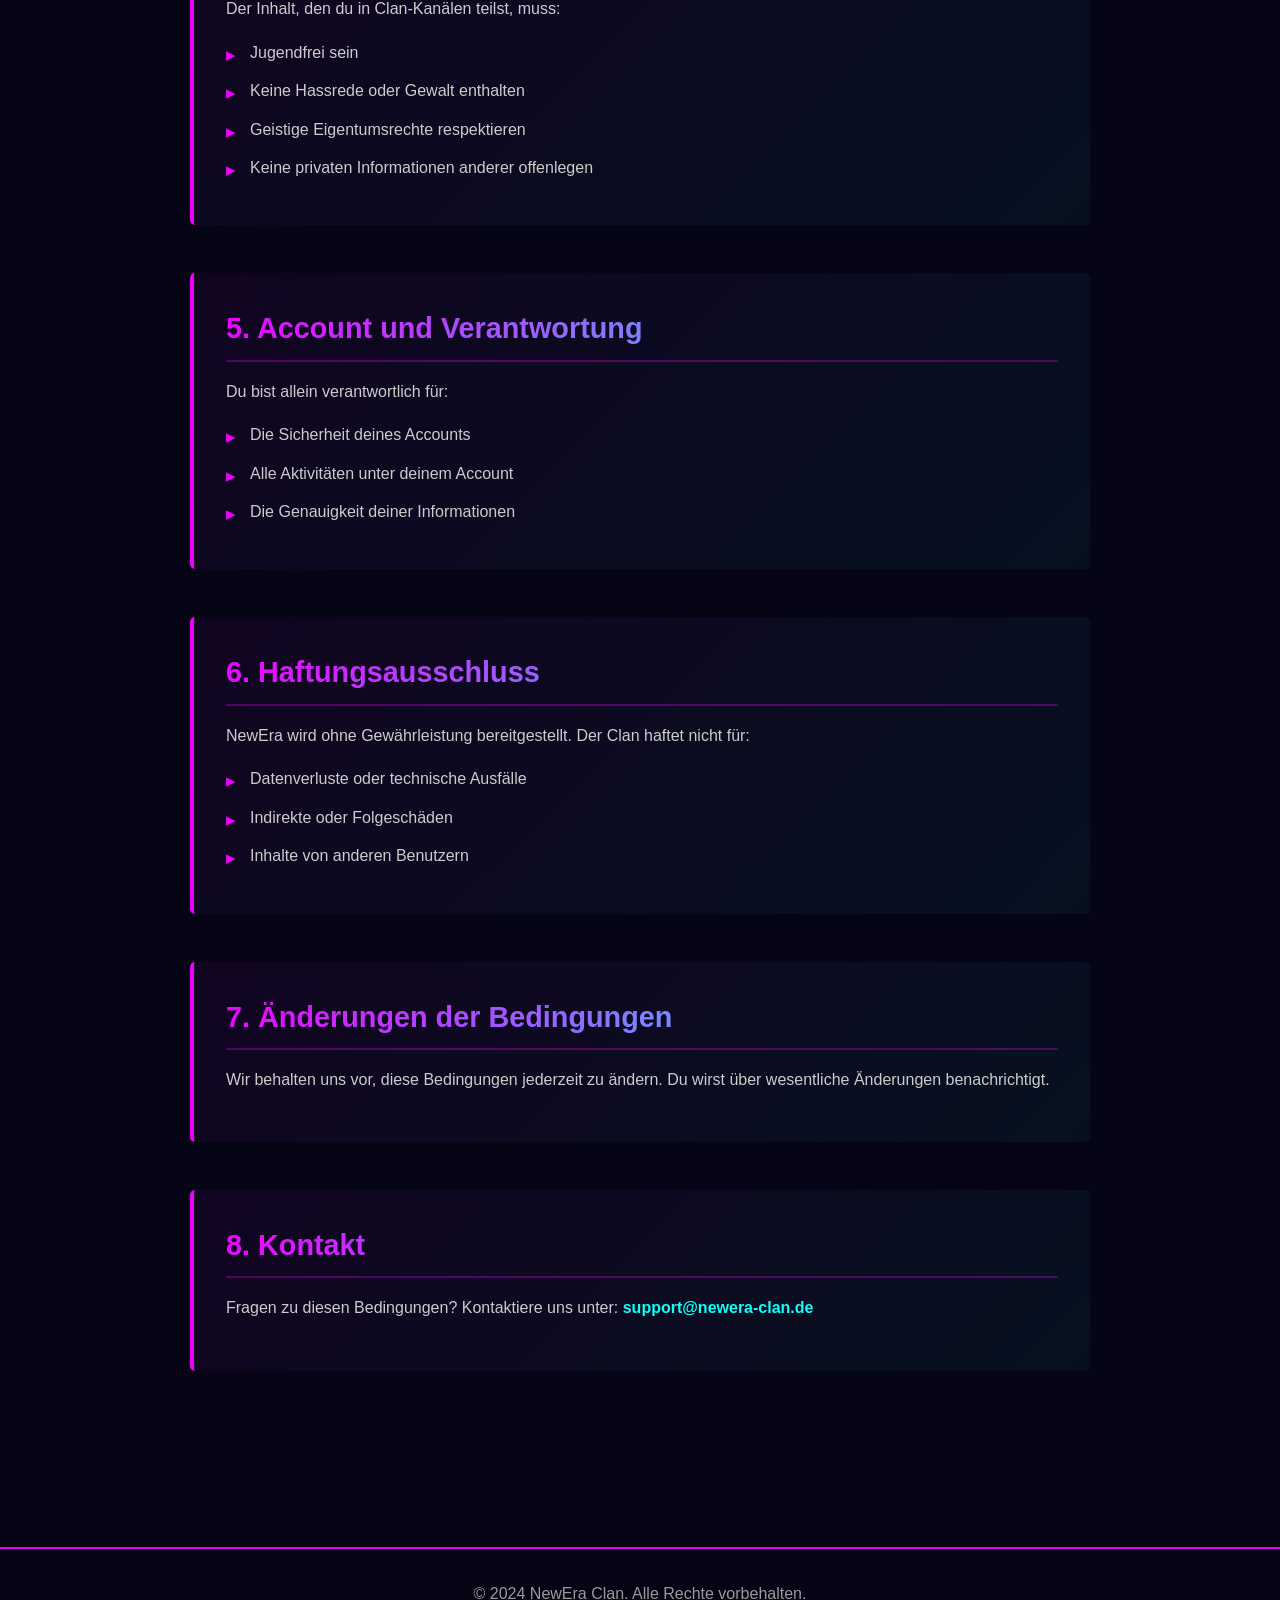
<file: terms.html>
<!DOCTYPE html>
<html lang="de">
<head>
    <meta charset="UTF-8">
    <meta name="viewport" content="width=device-width, initial-scale=1.0">
    <title>Nutzungsbedingungen - NewEra</title>
    <link rel="stylesheet" href="styles.css">
    <link rel="stylesheet" href="pages.css">
</head>
<body>
    <nav class="navbar">
        <div class="nav-container">
            <div class="logo">NewEra</div>
            <ul class="nav-links">
                <li><a href="index.html">Home</a></li>
                <li><a href="claninfos.html">Clan Infos</a></li>
                <li><a href="privacy.html">Privacy</a></li>
                <li><a href="terms.html" class="active">Terms</a></li>
            </ul>
        </div>
    </nav>

    <section class="page-header">
        <h1>Nutzungsbedingungen</h1>
        <p>Bitte lese unsere Bedingungen sorgfältig durch</p>
    </section>

    <section class="page-content">
        <div class="content-container">
            <div class="info-section">
                <h2>1. Allgemeine Bedingungen</h2>
                <p>
                    Durch die Teilnahme am NewEra Clan stimmst du diesen Nutzungsbedingungen zu. 
                    Wenn du nicht einverstanden bist, kannst du nicht Mitglied werden.
                </p>
            </div>

            <div class="info-section">
                <h2>2. Regelwerk</h2>
                <ul>
                    <li>Respektvolles Verhalten gegenüber allen Mitgliedern ist Pflicht</li>
                    <li>Keine Belästigung, Mobbing oder Diskriminierung</li>
                    <li>Keine Spam oder unerwünschte Werbung</li>
                    <li>Keine Betrügerei oder Cheating</li>
                    <li>Einhaltung aller geltenden Gesetze</li>
                </ul>
            </div>

            <div class="info-section">
                <h2>3. Konsequenzen von Regelverstößen</h2>
                <p>
                    Regelverstöße können zu folgenden Konsequenzen führen:
                </p>
                <ul>
                    <li>Verwarnungen und Hinweise</li>
                    <li>Temporäre Suspendierung</li>
                    <li>Permanente Entfernung aus dem Clan</li>
                    <li>Melding an relevante Plattformen</li>
                </ul>
            </div>

            <div class="info-section">
                <h2>4. Inhaltsrichtlinien</h2>
                <p>
                    Der Inhalt, den du in Clan-Kanälen teilst, muss:
                </p>
                <ul>
                    <li>Jugendfrei sein</li>
                    <li>Keine Hassrede oder Gewalt enthalten</li>
                    <li>Geistige Eigentumsrechte respektieren</li>
                    <li>Keine privaten Informationen anderer offenlegen</li>
                </ul>
            </div>

            <div class="info-section">
                <h2>5. Account und Verantwortung</h2>
                <p>
                    Du bist allein verantwortlich für:
                </p>
                <ul>
                    <li>Die Sicherheit deines Accounts</li>
                    <li>Alle Aktivitäten unter deinem Account</li>
                    <li>Die Genauigkeit deiner Informationen</li>
                </ul>
            </div>

            <div class="info-section">
                <h2>6. Haftungsausschluss</h2>
                <p>
                    NewEra wird ohne Gewährleistung bereitgestellt. Der Clan haftet nicht für:
                </p>
                <ul>
                    <li>Datenverluste oder technische Ausfälle</li>
                    <li>Indirekte oder Folgeschäden</li>
                    <li>Inhalte von anderen Benutzern</li>
                </ul>
            </div>

            <div class="info-section">
                <h2>7. Änderungen der Bedingungen</h2>
                <p>
                    Wir behalten uns vor, diese Bedingungen jederzeit zu ändern. 
                    Du wirst über wesentliche Änderungen benachrichtigt.
                </p>
            </div>

            <div class="info-section">
                <h2>8. Kontakt</h2>
                <p>
                    Fragen zu diesen Bedingungen? Kontaktiere uns unter: <strong>support@newera-clan.de</strong>
                </p>
            </div>
        </div>
    </section>

    <footer class="footer">
        <p>&copy; 2024 NewEra Clan. Alle Rechte vorbehalten.</p>
    </footer>
</body>
</html>
</file>
<file: styles.css>
* {
    margin: 0;
    padding: 0;
    box-sizing: border-box;
}

body {
    font-family: 'Arial', sans-serif;
    background-color: #060515;
    color: #ffffff;
    line-height: 1.6;
    overflow-x: hidden;
}

/* Navbar */
.navbar {
    background-color: rgba(6, 5, 21, 0.95);
    backdrop-filter: blur(10px);
    border-bottom: 2px solid #EE00FF;
    position: sticky;
    top: 0;
    z-index: 1000;
}

.nav-container {
    max-width: 1200px;
    margin: 0 auto;
    padding: 1rem 2rem;
    display: flex;
    justify-content: space-between;
    align-items: center;
}

.logo {
    font-size: 1.8rem;
    font-weight: bold;
    background: linear-gradient(135deg, #EE00FF 0%, #0FFFFB 100%);
    -webkit-background-clip: text;
    -webkit-text-fill-color: transparent;
    background-clip: text;
    text-shadow: 0 0 20px rgba(238, 0, 255, 0.5);
}

.nav-links {
    display: flex;
    list-style: none;
    gap: 2rem;
}

.nav-links a {
    color: #ffffff;
    text-decoration: none;
    font-weight: 500;
    transition: all 0.3s ease;
    position: relative;
}

.nav-links a::after {
    content: '';
    position: absolute;
    bottom: -5px;
    left: 0;
    width: 0;
    height: 2px;
    background: linear-gradient(90deg, #EE00FF, #0FFFFB);
    transition: width 0.3s ease;
}

.nav-links a:hover {
    color: #0FFFFB;
}

.nav-links a:hover::after {
    width: 100%;
}

.nav-links a.active::after {
    width: 100%;
}

/* Hero Section */
.hero {
    min-height: 100vh;
    display: flex;
    align-items: center;
    justify-content: center;
    position: relative;
    overflow: hidden;
    background-color: #060515;
}

.glow-container {
    text-align: center;
    z-index: 10;
    position: relative;
}

.main-title {
    font-size: 8rem;
    font-weight: bold;
    margin-bottom: 1rem;
    background: linear-gradient(135deg, #EE00FF 0%, #0FFFFB 100%);
    -webkit-background-clip: text;
    -webkit-text-fill-color: transparent;
    background-clip: text;
    animation: glow-pulse 3s ease-in-out infinite;
    text-shadow: 0 0 60px rgba(238, 0, 255, 0.6), 0 0 100px rgba(15, 255, 251, 0.4);
    letter-spacing: 0.1em;
}

@keyframes glow-pulse {
    0%, 100% {
        filter: drop-shadow(0 0 20px rgba(238, 0, 255, 0.5)) drop-shadow(0 0 40px rgba(15, 255, 251, 0.3));
    }
    50% {
        filter: drop-shadow(0 0 40px rgba(238, 0, 255, 0.7)) drop-shadow(0 0 80px rgba(15, 255, 251, 0.5));
    }
}

.subtitle {
    font-size: 1.5rem;
    color: #0FFFFB;
    margin-bottom: 2rem;
    animation: fade-in 2s ease-in;
}

@keyframes fade-in {
    from {
        opacity: 0;
        transform: translateY(20px);
    }
    to {
        opacity: 1;
        transform: translateY(0);
    }
}

/* Animated Background Stars */
.stars {
    position: absolute;
    width: 100%;
    height: 100%;
    top: 0;
    left: 0;
    z-index: 1;
}

.stars::before {
    content: '';
    position: absolute;
    width: 400px;
    height: 400px;
    background: radial-gradient(circle, rgba(238, 0, 255, 0.15) 1px, transparent 1px);
    background-size: 50px 50px;
    top: 50%;
    left: 50%;
    transform: translate(-50%, -50%);
    animation: float 20s infinite linear;
}

@keyframes float {
    0% {
        transform: translate(-50%, -50%) rotate(0deg);
    }
    100% {
        transform: translate(-50%, -50%) rotate(360deg);
    }
}

/* Features Section */
.features {
    max-width: 1200px;
    margin: 4rem auto;
    padding: 2rem;
    display: grid;
    grid-template-columns: repeat(auto-fit, minmax(300px, 1fr));
    gap: 2rem;
}

.feature-card {
    background: rgba(238, 0, 255, 0.05);
    border: 2px solid;
    border-image: linear-gradient(135deg, #EE00FF 0%, #0FFFFB 100%);
    border-image-slice: 1;
    padding: 2rem;
    border-radius: 10px;
    transition: all 0.3s ease;
    position: relative;
    overflow: hidden;
}

.feature-card::before {
    content: '';
    position: absolute;
    top: -50%;
    left: -50%;
    width: 200%;
    height: 200%;
    background: linear-gradient(45deg, transparent, rgba(238, 0, 255, 0.1), transparent);
    transform: rotate(45deg);
    animation: shimmer 3s infinite;
}

@keyframes shimmer {
    0% {
        transform: translateX(-100%) translateY(-100%) rotate(45deg);
    }
    100% {
        transform: translateX(100%) translateY(100%) rotate(45deg);
    }
}

.feature-card:hover {
    background: rgba(15, 255, 251, 0.1);
    transform: translateY(-10px);
    box-shadow: 0 0 30px rgba(238, 0, 255, 0.3), 0 0 60px rgba(15, 255, 251, 0.2);
}

.feature-card h3 {
    font-size: 1.5rem;
    margin-bottom: 1rem;
    background: linear-gradient(135deg, #EE00FF 0%, #0FFFFB 100%);
    -webkit-background-clip: text;
    -webkit-text-fill-color: transparent;
    background-clip: text;
    position: relative;
    z-index: 2;
}

.feature-card p {
    color: #cccccc;
    margin-bottom: 1.5rem;
    position: relative;
    z-index: 2;
}

.cta-button {
    display: inline-block;
    padding: 0.75rem 1.5rem;
    background: linear-gradient(135deg, #EE00FF 0%, #0FFFFB 100%);
    color: #060515;
    text-decoration: none;
    border-radius: 5px;
    font-weight: bold;
    transition: all 0.3s ease;
    position: relative;
    z-index: 2;
    cursor: pointer;
    border: none;
    font-size: 1rem;
}

.cta-button:hover {
    transform: scale(1.05);
    box-shadow: 0 0 20px rgba(238, 0, 255, 0.6);
}

/* Footer */
.footer {
    background-color: rgba(6, 5, 21, 0.95);
    border-top: 2px solid #EE00FF;
    text-align: center;
    padding: 2rem;
    margin-top: 4rem;
    color: #999999;
}

/* Responsive */
@media (max-width: 768px) {
    .main-title {
        font-size: 3rem;
    }

    .subtitle {
        font-size: 1.2rem;
    }

    .nav-links {
        gap: 1rem;
    }

    .nav-links a {
        font-size: 0.9rem;
    }
}
</file>
<file: pages.css>
/* Page Header */
.page-header {
    background: linear-gradient(135deg, #EE00FF 0%, #0FFFFB 100%);
    background-attachment: fixed;
    padding: 6rem 2rem;
    text-align: center;
    position: relative;
    overflow: hidden;
}

.page-header::before {
    content: '';
    position: absolute;
    top: 0;
    left: 0;
    right: 0;
    bottom: 0;
    background: rgba(6, 5, 21, 0.7);
    z-index: 1;
}

.page-header h1 {
    font-size: 3.5rem;
    color: #ffffff;
    margin-bottom: 1rem;
    position: relative;
    z-index: 2;
    animation: fadeInDown 0.8s ease;
}

.page-header p {
    font-size: 1.3rem;
    color: #0FFFFB;
    position: relative;
    z-index: 2;
    animation: fadeInUp 0.8s ease;
}

@keyframes fadeInDown {
    from {
        opacity: 0;
        transform: translateY(-30px);
    }
    to {
        opacity: 1;
        transform: translateY(0);
    }
}

@keyframes fadeInUp {
    from {
        opacity: 0;
        transform: translateY(30px);
    }
    to {
        opacity: 1;
        transform: translateY(0);
    }
}

/* Page Content */
.page-content {
    min-height: 60vh;
    padding: 4rem 2rem;
    background-color: #060515;
}

.content-container {
    max-width: 900px;
    margin: 0 auto;
}

.info-section {
    margin-bottom: 3rem;
    padding: 2rem;
    background: linear-gradient(135deg, rgba(238, 0, 255, 0.05) 0%, rgba(15, 255, 251, 0.05) 100%);
    border-left: 4px solid #EE00FF;
    border-radius: 5px;
    transition: all 0.3s ease;
    animation: slideIn 0.6s ease forwards;
    opacity: 0;
}

@keyframes slideIn {
    from {
        opacity: 0;
        transform: translateX(-20px);
    }
    to {
        opacity: 1;
        transform: translateX(0);
    }
}

.info-section:nth-child(1) {
    animation-delay: 0.1s;
}

.info-section:nth-child(2) {
    animation-delay: 0.2s;
}

.info-section:nth-child(3) {
    animation-delay: 0.3s;
}

.info-section:nth-child(4) {
    animation-delay: 0.4s;
}

.info-section:nth-child(5) {
    animation-delay: 0.5s;
}

.info-section:nth-child(6) {
    animation-delay: 0.6s;
}

.info-section:nth-child(7) {
    animation-delay: 0.7s;
}

.info-section:nth-child(8) {
    animation-delay: 0.8s;
}

.info-section:hover {
    background: linear-gradient(135deg, rgba(238, 0, 255, 0.1) 0%, rgba(15, 255, 251, 0.1) 100%);
    border-left-color: #0FFFFB;
    box-shadow: 0 0 20px rgba(238, 0, 255, 0.2);
    transform: translateX(10px);
}

.info-section h2 {
    font-size: 1.8rem;
    background: linear-gradient(135deg, #EE00FF 0%, #0FFFFB 100%);
    -webkit-background-clip: text;
    -webkit-text-fill-color: transparent;
    background-clip: text;
    margin-bottom: 1rem;
    padding-bottom: 0.5rem;
    border-bottom: 2px solid rgba(238, 0, 255, 0.3);
}

.info-section p {
    color: #cccccc;
    line-height: 1.8;
    margin-bottom: 1rem;
}

.info-section ul {
    list-style: none;
    padding-left: 0;
}

.info-section ul li {
    color: #cccccc;
    margin-bottom: 0.8rem;
    padding-left: 1.5rem;
    position: relative;
    line-height: 1.6;
}

.info-section ul li::before {
    content: '▸';
    position: absolute;
    left: 0;
    color: #EE00FF;
    font-size: 1.2rem;
}

.info-section strong {
    color: #0FFFFB;
}

/* Table Styling */
.info-table {
    width: 100%;
    border-collapse: collapse;
    margin: 1rem 0;
    background-color: rgba(15, 255, 251, 0.05);
    border-radius: 5px;
    overflow: hidden;
}

.info-table th {
    background: linear-gradient(90deg, #EE00FF 0%, #0FFFFB 100%);
    color: #060515;
    padding: 1rem;
    text-align: left;
    font-weight: bold;
    border: none;
}

.info-table td {
    padding: 1rem;
    border-bottom: 1px solid rgba(238, 0, 255, 0.2);
    color: #cccccc;
}

.info-table tr:hover td {
    background-color: rgba(238, 0, 255, 0.05);
}

.info-table tr:last-child td {
    border-bottom: none;
}

/* Responsive */
@media (max-width: 768px) {
    .page-header h1 {
        font-size: 2rem;
    }

    .page-header p {
        font-size: 1rem;
    }

    .page-header {
        padding: 3rem 1rem;
    }

    .content-container {
        padding: 0 1rem;
    }

    .info-section {
        padding: 1.5rem;
    }

    .info-section h2 {
        font-size: 1.4rem;
    }

    .info-table th,
    .info-table td {
        padding: 0.75rem;
        font-size: 0.9rem;
    }
}
</file>
